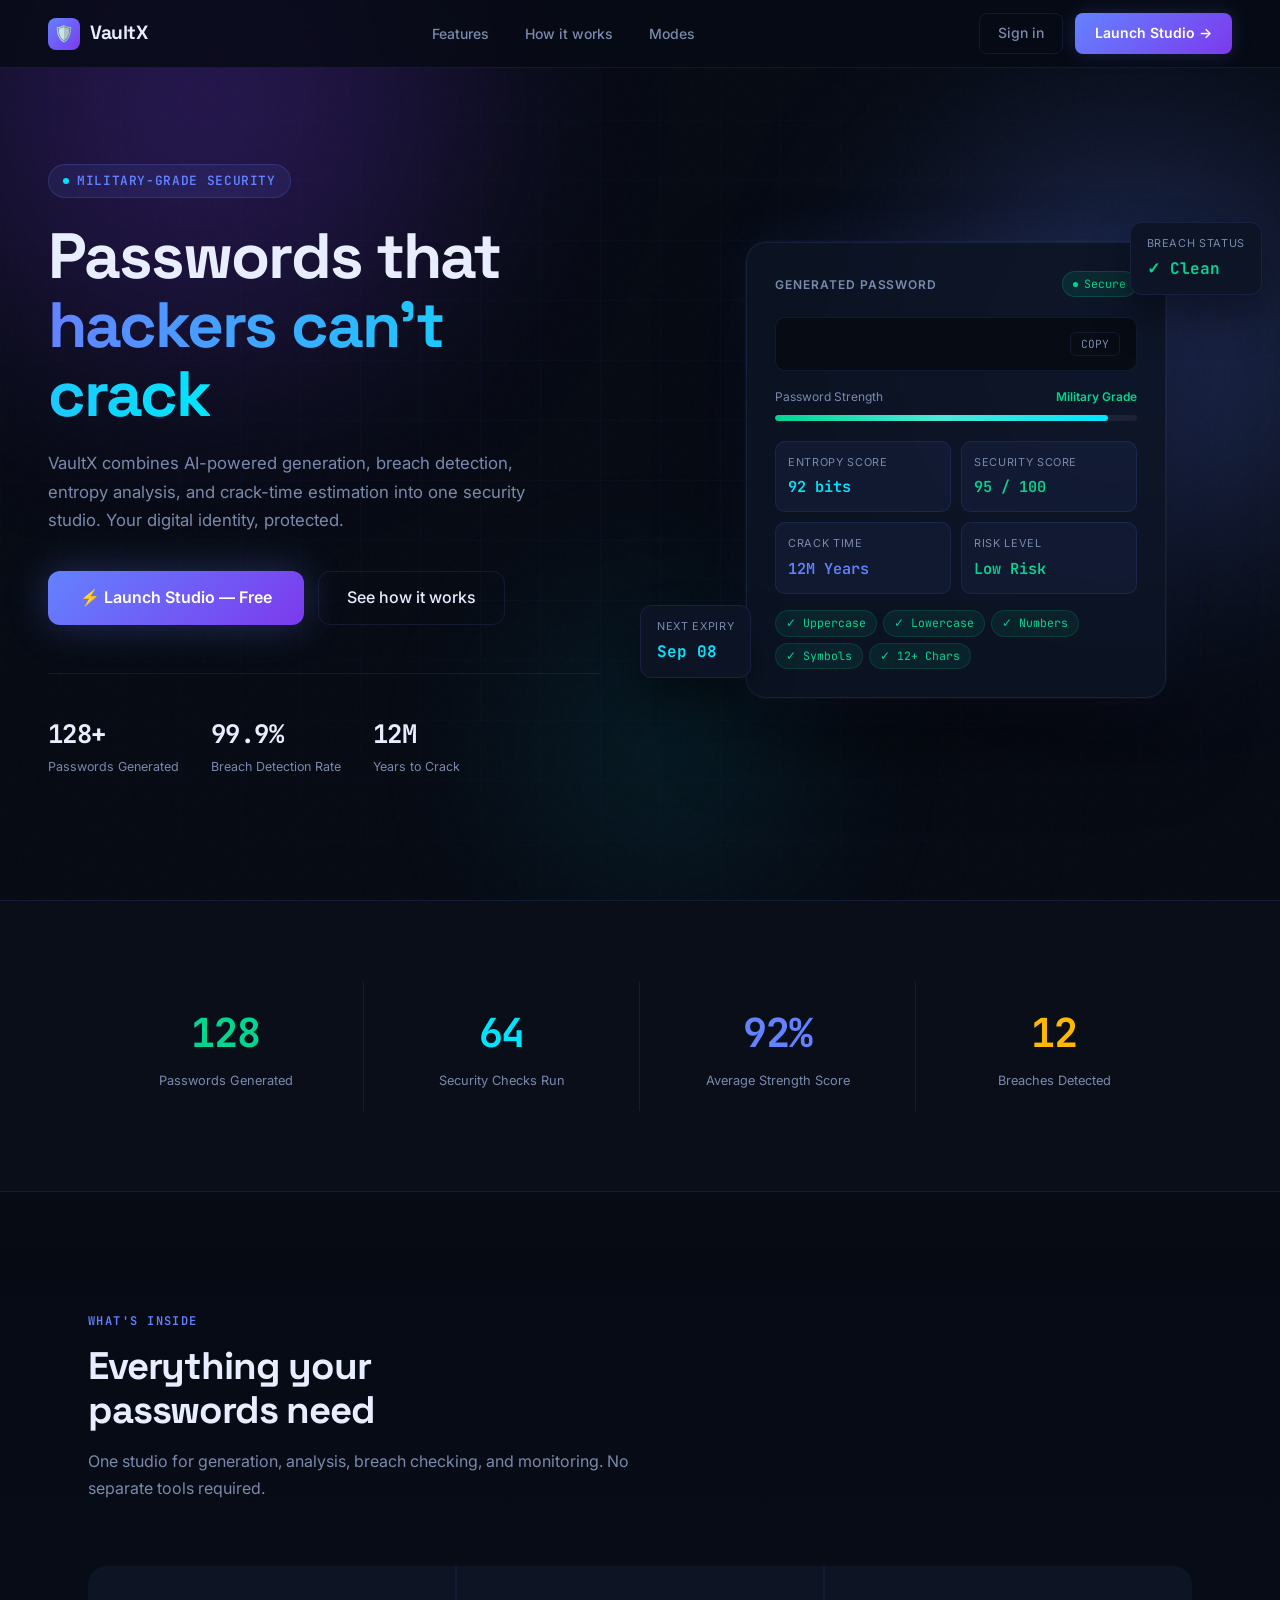
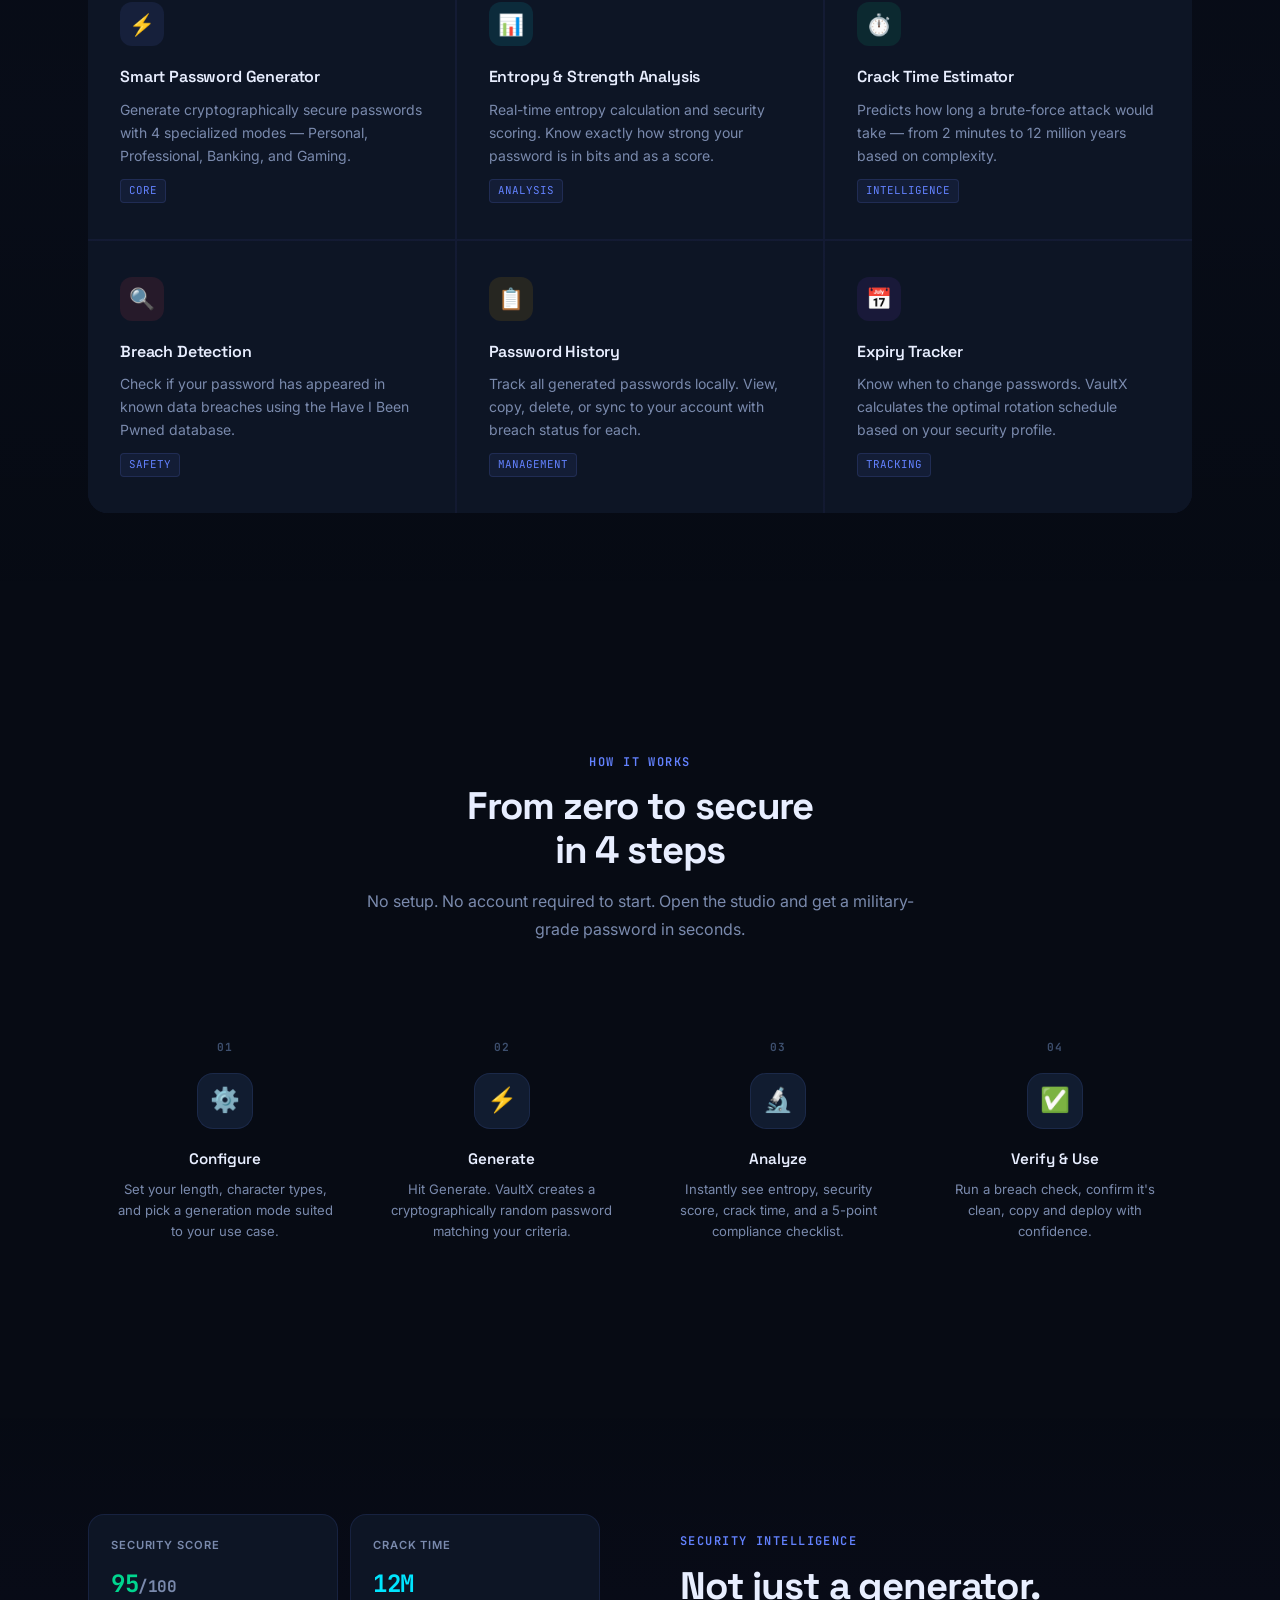
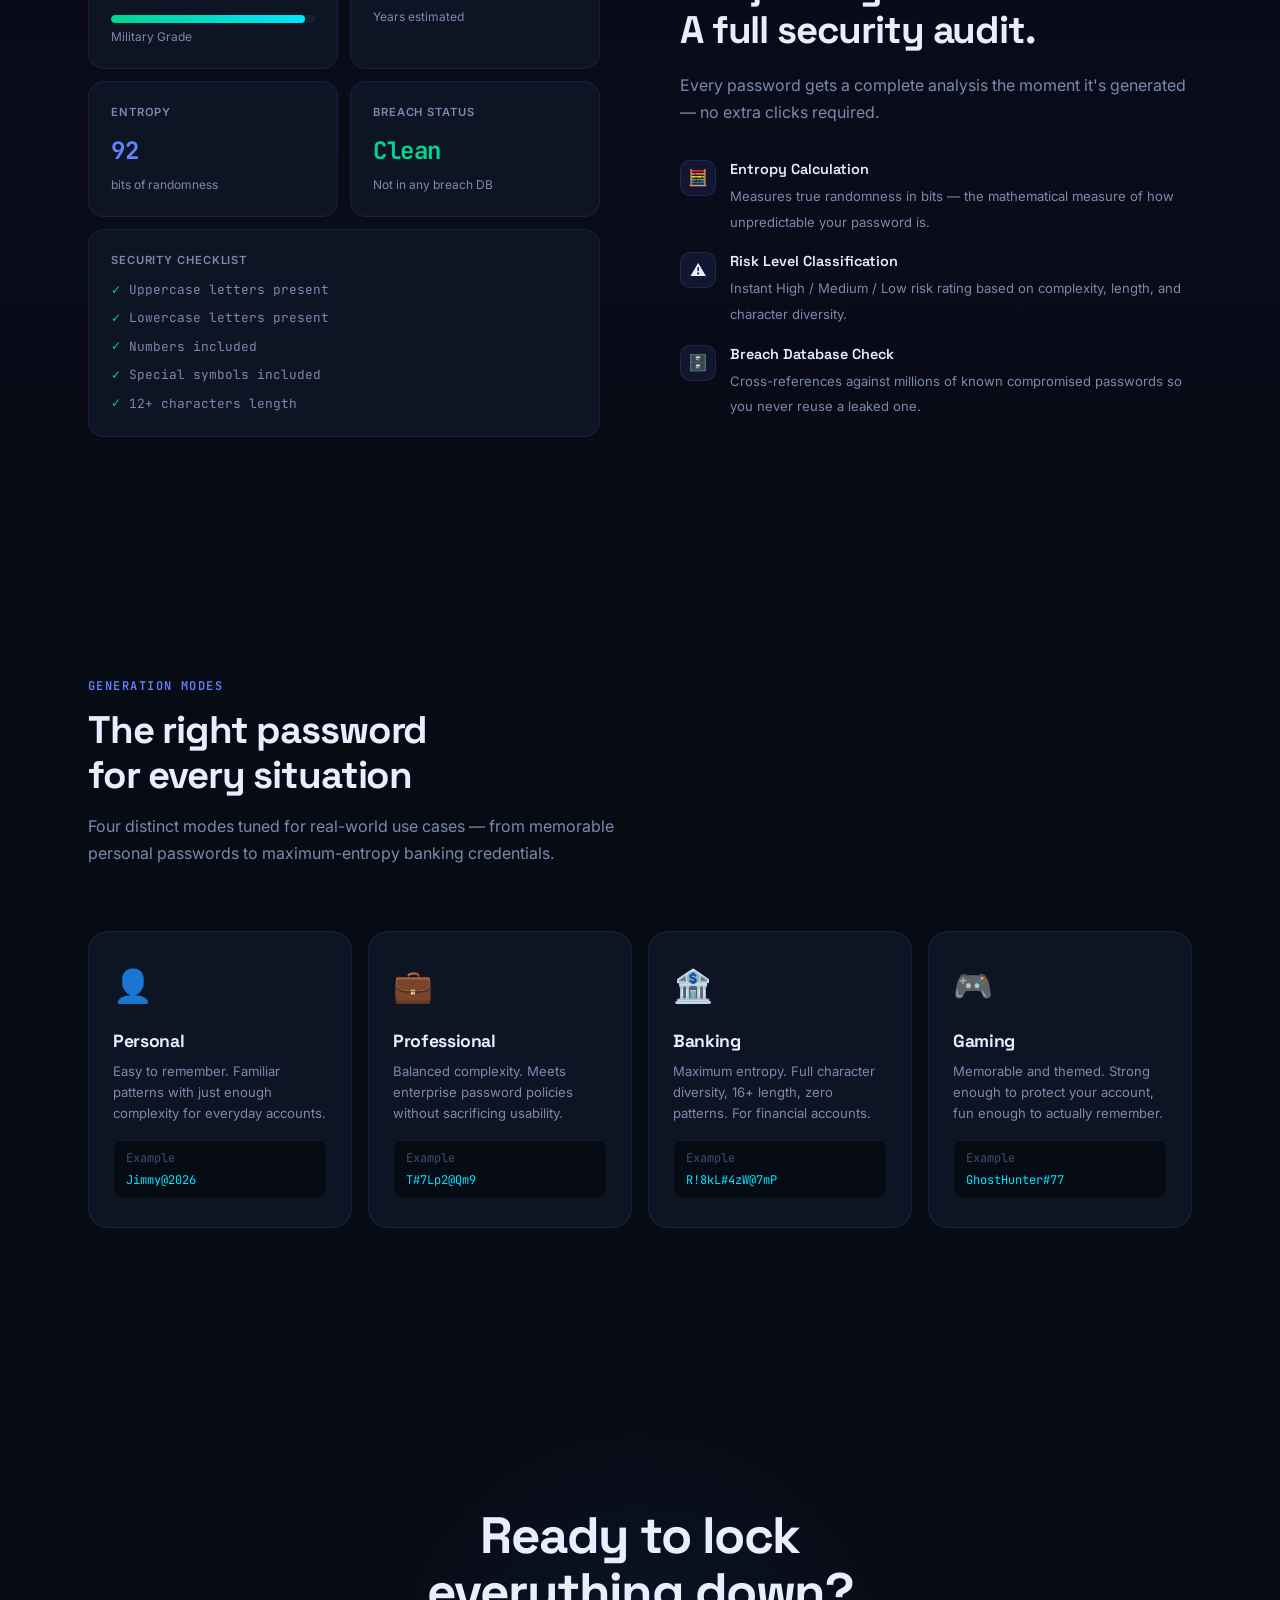
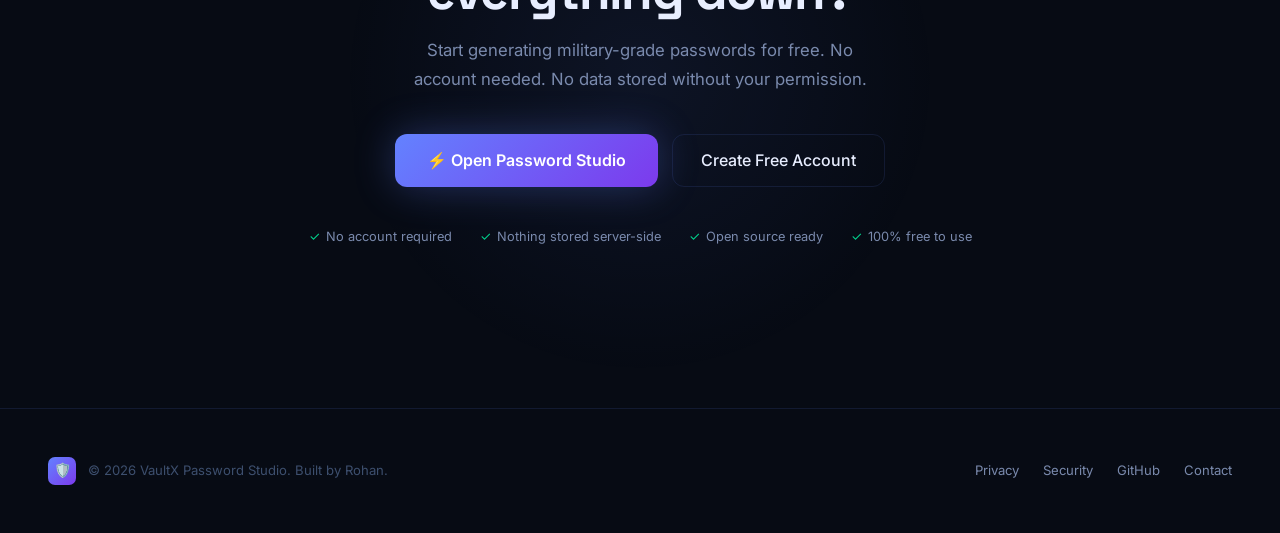
<file: index.html>
<!DOCTYPE html>
<html lang="en">
<head>
<meta charset="UTF-8"/>
<meta name="viewport" content="width=device-width, initial-scale=1.0"/>
<title>VaultX Password Studio — Military-Grade Password Security</title>
<link rel="preconnect" href="https://fonts.googleapis.com"/>
<link rel="preconnect" href="https://fonts.gstatic.com" crossorigin/>
<link href="https://fonts.googleapis.com/css2?family=Space+Grotesk:wght@300;400;500;600;700&family=JetBrains+Mono:wght@400;500;700&family=Inter:wght@300;400;500&display=swap" rel="stylesheet"/>
<link rel="stylesheet" href="assets/css/style.css">
</head>
<body>

<!-- ─── NAV ─── -->
<nav>
  <a href="#" class="nav-logo">
    <div class="nav-logo-icon">🛡️</div>
    VaultX
  </a>
  <ul class="nav-links">
    <li><a href="#features">Features</a></li>
    <li><a href="#how">How it works</a></li>
    <li><a href="#modes">Modes</a></li>
  </ul>
  <div class="nav-cta">
    <a href="login.html" class="btn-ghost">Sign in</a>
    <a href="studio.html" class="btn-primary">Launch Studio →</a>
  </div>
</nav>

<!-- ─── HERO ─── -->
<section class="hero">
  <div class="hero-bg">
    <div class="hero-blob hero-blob-1"></div>
    <div class="hero-blob hero-blob-2"></div>
    <div class="hero-blob hero-blob-3"></div>
    <div class="hero-grid"></div>
  </div>
  <div class="hero-content">
    <div class="hero-left">
      <div class="hero-badge">
        <div class="hero-badge-dot"></div>
        Military-Grade Security
      </div>
      <h1 class="hero-title">
        Passwords that<br/>
        <span class="highlight">hackers can't crack</span>
      </h1>
      <p class="hero-subtitle">
        VaultX combines AI-powered generation, breach detection, entropy analysis, and crack-time estimation into one security studio. Your digital identity, protected.
      </p>
      <div class="hero-actions">
        <a href="studio.html" class="btn-primary btn-primary-lg">⚡ Launch Studio — Free</a>
        <a href="#how" class="btn-outline-lg">See how it works</a>
      </div>
      <div class="hero-stats">
        <div>
          <div class="hero-stat-val">128+</div>
          <div class="hero-stat-label">Passwords Generated</div>
        </div>
        <div>
          <div class="hero-stat-val">99.9%</div>
          <div class="hero-stat-label">Breach Detection Rate</div>
        </div>
        <div>
          <div class="hero-stat-val">12M</div>
          <div class="hero-stat-label">Years to Crack</div>
        </div>
      </div>
    </div>
    <div class="hero-visual">
      <div class="hero-card-main">
        <div class="hero-card-header">
          <span class="hero-card-label">Generated Password</span>
          <div class="status-badge"><div class="status-dot"></div> Secure</div>
        </div>
        <div class="password-display">
          <span>R!8kL#4zW@7mP</span>
          <button class="copy-btn">COPY</button>
        </div>
        <div class="strength-bar-wrap">
          <div class="strength-bar-labels">
            <span>Password Strength</span>
            <span class="strength-val">Military Grade</span>
          </div>
          <div class="strength-track">
            <div class="strength-fill"></div>
          </div>
        </div>
        <div class="metrics-grid">
          <div class="metric-pill">
            <div class="metric-pill-label">Entropy Score</div>
            <div class="metric-pill-val accent">92 bits</div>
          </div>
          <div class="metric-pill">
            <div class="metric-pill-label">Security Score</div>
            <div class="metric-pill-val green">95 / 100</div>
          </div>
          <div class="metric-pill">
            <div class="metric-pill-label">Crack Time</div>
            <div class="metric-pill-val primary">12M Years</div>
          </div>
          <div class="metric-pill">
            <div class="metric-pill-label">Risk Level</div>
            <div class="metric-pill-val green">Low Risk</div>
          </div>
        </div>
        <div class="checklist">
          <span class="check-item">✓ Uppercase</span>
          <span class="check-item">✓ Lowercase</span>
          <span class="check-item">✓ Numbers</span>
          <span class="check-item">✓ Symbols</span>
          <span class="check-item">✓ 12+ Chars</span>
        </div>
      </div>
      <div class="float-card float-card-1">
        <div class="float-card-title">Breach Status</div>
        <div class="float-card-val green">✓ Clean</div>
      </div>
      <div class="float-card float-card-2">
        <div class="float-card-title">Next Expiry</div>
        <div class="float-card-val accent">Sep 08</div>
      </div>
    </div>
  </div>
</section>

<!-- ─── STATS BANNER ─── -->
<div class="stats-banner">
  <div class="section-inner">
    <div class="stats-row reveal">
      <div class="stat-block">
        <span class="stat-num"><span class="green">128</span></span>
        <div class="stat-label">Passwords Generated</div>
      </div>
      <div class="stat-block">
        <span class="stat-num"><span class="accent">64</span></span>
        <div class="stat-label">Security Checks Run</div>
      </div>
      <div class="stat-block">
        <span class="stat-num"><span class="primary">92%</span></span>
        <div class="stat-label">Average Strength Score</div>
      </div>
      <div class="stat-block">
        <span class="stat-num"><span class="stat-num" style="color:var(--yellow)">12</span></span>
        <div class="stat-label">Breaches Detected</div>
      </div>
    </div>
  </div>
</div>

<!-- ─── FEATURES ─── -->
<section id="features" class="features">
  <div class="section-inner">
    <div class="section-header reveal">
      <div class="section-eyebrow">What's inside</div>
      <h2 class="section-title">Everything your<br/>passwords need</h2>
      <p class="section-desc">One studio for generation, analysis, breach checking, and monitoring. No separate tools required.</p>
    </div>
    <div class="features-grid reveal">
      <div class="feature-card">
        <div class="feature-icon" style="background:rgba(99,130,255,0.1);">⚡</div>
        <div class="feature-title">Smart Password Generator</div>
        <p class="feature-desc">Generate cryptographically secure passwords with 4 specialized modes — Personal, Professional, Banking, and Gaming.</p>
        <span class="feature-tag">CORE</span>
      </div>
      <div class="feature-card">
        <div class="feature-icon" style="background:rgba(0,229,255,0.1);">📊</div>
        <div class="feature-title">Entropy & Strength Analysis</div>
        <p class="feature-desc">Real-time entropy calculation and security scoring. Know exactly how strong your password is in bits and as a score.</p>
        <span class="feature-tag">ANALYSIS</span>
      </div>
      <div class="feature-card">
        <div class="feature-icon" style="background:rgba(0,214,143,0.1);">⏱️</div>
        <div class="feature-title">Crack Time Estimator</div>
        <p class="feature-desc">Predicts how long a brute-force attack would take — from 2 minutes to 12 million years based on complexity.</p>
        <span class="feature-tag">INTELLIGENCE</span>
      </div>
      <div class="feature-card">
        <div class="feature-icon" style="background:rgba(255,71,87,0.1);">🔍</div>
        <div class="feature-title">Breach Detection</div>
        <p class="feature-desc">Check if your password has appeared in known data breaches using the Have I Been Pwned database.</p>
        <span class="feature-tag">SAFETY</span>
      </div>
      <div class="feature-card">
        <div class="feature-icon" style="background:rgba(255,184,0,0.1);">📋</div>
        <div class="feature-title">Password History</div>
        <p class="feature-desc">Track all generated passwords locally. View, copy, delete, or sync to your account with breach status for each.</p>
        <span class="feature-tag">MANAGEMENT</span>
      </div>
      <div class="feature-card">
        <div class="feature-icon" style="background:rgba(124,58,237,0.1);">📅</div>
        <div class="feature-title">Expiry Tracker</div>
        <p class="feature-desc">Know when to change passwords. VaultX calculates the optimal rotation schedule based on your security profile.</p>
        <span class="feature-tag">TRACKING</span>
      </div>
    </div>
  </div>
</section>

<!-- ─── HOW IT WORKS ─── -->
<section id="how" class="how">
  <div class="section-inner">
    <div class="section-header reveal" style="text-align:center; display:flex; flex-direction:column; align-items:center;">
      <div class="section-eyebrow">How it works</div>
      <h2 class="section-title">From zero to secure<br/>in 4 steps</h2>
      <p class="section-desc" style="text-align:center;">No setup. No account required to start. Open the studio and get a military-grade password in seconds.</p>
    </div>
    <div class="how-steps reveal">
      <div class="how-step">
        <span class="how-step-num">01</span>
        <div class="how-step-icon">⚙️</div>
        <div class="how-step-title">Configure</div>
        <p class="how-step-desc">Set your length, character types, and pick a generation mode suited to your use case.</p>
      </div>
      <div class="how-step">
        <span class="how-step-num">02</span>
        <div class="how-step-icon">⚡</div>
        <div class="how-step-title">Generate</div>
        <p class="how-step-desc">Hit Generate. VaultX creates a cryptographically random password matching your criteria.</p>
      </div>
      <div class="how-step">
        <span class="how-step-num">03</span>
        <div class="how-step-icon">🔬</div>
        <div class="how-step-title">Analyze</div>
        <p class="how-step-desc">Instantly see entropy, security score, crack time, and a 5-point compliance checklist.</p>
      </div>
      <div class="how-step">
        <span class="how-step-num">04</span>
        <div class="how-step-icon">✅</div>
        <div class="how-step-title">Verify & Use</div>
        <p class="how-step-desc">Run a breach check, confirm it's clean, copy and deploy with confidence.</p>
      </div>
    </div>
  </div>
</section>

<!-- ─── SECURITY SHOWCASE ─── -->
<section class="showcase">
  <div class="section-inner">
    <div class="showcase-inner reveal">
      <div class="showcase-visual">
        <div class="showcase-card">
          <div class="sc-label">Security Score</div>
          <div class="sc-val green">95<span style="font-size:1rem;color:var(--text-muted)">/100</span></div>
          <div class="sc-meter"><div class="sc-meter-fill" style="width:95%"></div></div>
          <div class="sc-sub">Military Grade</div>
        </div>
        <div class="showcase-card">
          <div class="sc-label">Crack Time</div>
          <div class="sc-val accent">12M</div>
          <div class="sc-sub">Years estimated</div>
        </div>
        <div class="showcase-card">
          <div class="sc-label">Entropy</div>
          <div class="sc-val primary">92</div>
          <div class="sc-sub">bits of randomness</div>
        </div>
        <div class="showcase-card">
          <div class="sc-label">Breach Status</div>
          <div class="sc-val green">Clean</div>
          <div class="sc-sub">Not in any breach DB</div>
        </div>
        <div class="showcase-card span2">
          <div class="sc-label">Security Checklist</div>
          <div class="sc-checklist">
            <div class="sc-check"><span class="sc-check-icon pass">✓</span> Uppercase letters present</div>
            <div class="sc-check"><span class="sc-check-icon pass">✓</span> Lowercase letters present</div>
            <div class="sc-check"><span class="sc-check-icon pass">✓</span> Numbers included</div>
            <div class="sc-check"><span class="sc-check-icon pass">✓</span> Special symbols included</div>
            <div class="sc-check"><span class="sc-check-icon pass">✓</span> 12+ characters length</div>
          </div>
        </div>
      </div>
      <div class="showcase-content">
        <div class="section-eyebrow">Security Intelligence</div>
        <h2 class="section-title">Not just a generator.<br/>A full security audit.</h2>
        <p class="section-desc">Every password gets a complete analysis the moment it's generated — no extra clicks required.</p>
        <div class="feature-list">
          <div class="feature-row">
            <div class="feature-row-icon">🧮</div>
            <div class="feature-row-text">
              <strong>Entropy Calculation</strong>
              <span>Measures true randomness in bits — the mathematical measure of how unpredictable your password is.</span>
            </div>
          </div>
          <div class="feature-row">
            <div class="feature-row-icon">⚠️</div>
            <div class="feature-row-text">
              <strong>Risk Level Classification</strong>
              <span>Instant High / Medium / Low risk rating based on complexity, length, and character diversity.</span>
            </div>
          </div>
          <div class="feature-row">
            <div class="feature-row-icon">🗄️</div>
            <div class="feature-row-text">
              <strong>Breach Database Check</strong>
              <span>Cross-references against millions of known compromised passwords so you never reuse a leaked one.</span>
            </div>
          </div>
        </div>
      </div>
    </div>
  </div>
</section>

<!-- ─── MODES ─── -->
<section id="modes" class="modes">
  <div class="section-inner">
    <div class="section-header reveal">
      <div class="section-eyebrow">Generation Modes</div>
      <h2 class="section-title">The right password<br/>for every situation</h2>
      <p class="section-desc">Four distinct modes tuned for real-world use cases — from memorable personal passwords to maximum-entropy banking credentials.</p>
    </div>
    <div class="modes-grid reveal">
      <div class="mode-card personal">
        <div class="mode-icon">👤</div>
        <div class="mode-name">Personal</div>
        <p class="mode-desc">Easy to remember. Familiar patterns with just enough complexity for everyday accounts.</p>
        <div class="mode-example">Example<span>Jimmy@2026</span></div>
      </div>
      <div class="mode-card professional">
        <div class="mode-icon">💼</div>
        <div class="mode-name">Professional</div>
        <p class="mode-desc">Balanced complexity. Meets enterprise password policies without sacrificing usability.</p>
        <div class="mode-example">Example<span>T#7Lp2@Qm9</span></div>
      </div>
      <div class="mode-card banking">
        <div class="mode-icon">🏦</div>
        <div class="mode-name">Banking</div>
        <p class="mode-desc">Maximum entropy. Full character diversity, 16+ length, zero patterns. For financial accounts.</p>
        <div class="mode-example">Example<span>R!8kL#4zW@7mP</span></div>
      </div>
      <div class="mode-card gaming">
        <div class="mode-icon">🎮</div>
        <div class="mode-name">Gaming</div>
        <p class="mode-desc">Memorable and themed. Strong enough to protect your account, fun enough to actually remember.</p>
        <div class="mode-example">Example<span>GhostHunter#77</span></div>
      </div>
    </div>
  </div>
</section>

<!-- ─── CTA ─── -->
<section class="cta-section">
  <div class="section-inner">
    <div class="reveal">
      <h2 class="cta-title">Ready to lock<br/>everything down?</h2>
      <p class="cta-sub">Start generating military-grade passwords for free. No account needed. No data stored without your permission.</p>
      <div class="cta-actions">
        <a href="studio.html" class="btn-primary btn-primary-lg">⚡ Open Password Studio</a>
        <a href="register.html" class="btn-outline-lg">Create Free Account</a>
      </div>
      <div class="trust-badges">
        <div class="trust-badge"><span class="trust-badge-icon">✓</span> No account required</div>
        <div class="trust-badge"><span class="trust-badge-icon">✓</span> Nothing stored server-side</div>
        <div class="trust-badge"><span class="trust-badge-icon">✓</span> Open source ready</div>
        <div class="trust-badge"><span class="trust-badge-icon">✓</span> 100% free to use</div>
      </div>
    </div>
  </div>
</section>

<!-- ─── FOOTER ─── -->
<footer>
  <div class="footer-left">
    <div class="nav-logo-icon" style="width:28px;height:28px;font-size:14px;display:flex;align-items:center;justify-content:center;background:linear-gradient(135deg,var(--primary),var(--accent2));border-radius:7px;">🛡️</div>
    <span class="footer-copy">© 2026 VaultX Password Studio. Built by Rohan.</span>
  </div>
  <div class="footer-links">
    <a href="#">Privacy</a>
    <a href="#">Security</a>
    <a href="#">GitHub</a>
    <a href="#">Contact</a>
  </div>
</footer>

<script src="assets/js/main.js"></script>
</body>
</html>
</file>
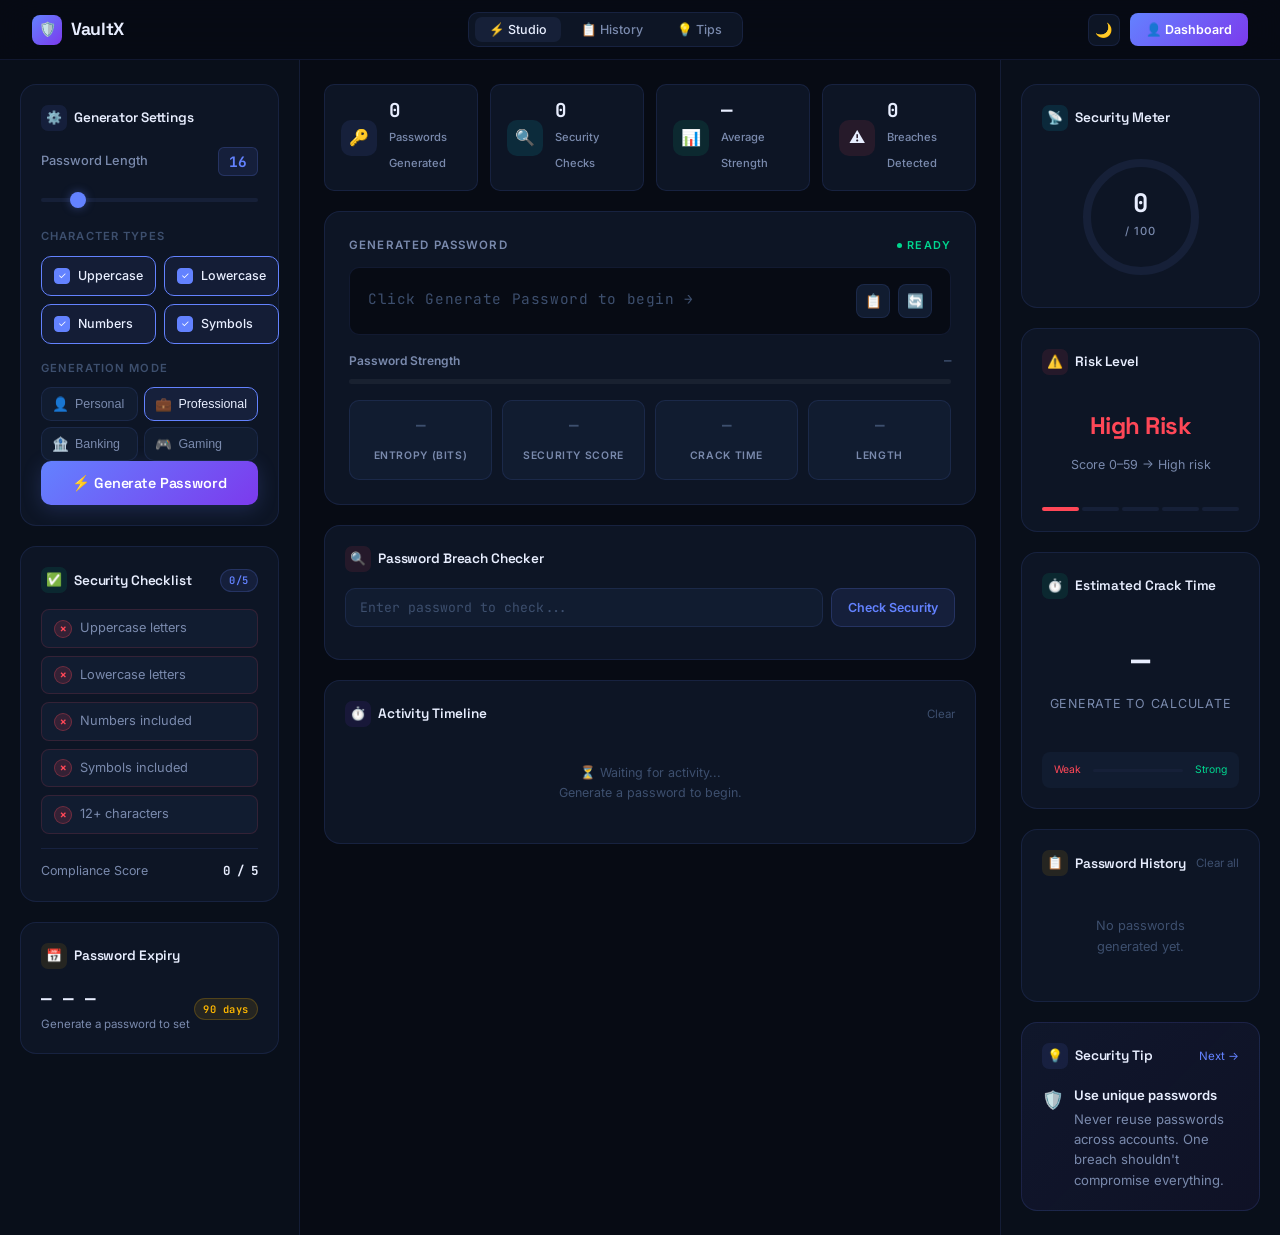
<file: studio.html>
<!DOCTYPE html>
<html lang="en">
<!-- VaultX Studio v2 - Patched -->
<head>
<meta charset="UTF-8"/>
<meta name="viewport" content="width=device-width, initial-scale=1.0"/>
<title>VaultX — Password Studio</title>
<link rel="preconnect" href="https://fonts.googleapis.com"/>
<link rel="preconnect" href="https://fonts.gstatic.com" crossorigin/>
<link href="https://fonts.googleapis.com/css2?family=Space+Grotesk:wght@300;400;500;600;700&family=JetBrains+Mono:wght@400;500;700&family=Inter:wght@300;400;500&display=swap" rel="stylesheet"/>
<style>
*, *::before, *::after { box-sizing: border-box; margin: 0; padding: 0; }

:root {
  --bg: #070B14;
  --surface: #0D1525;
  --surface2: #111C30;
  --surface3: #162038;
  --border: rgba(99,130,255,0.12);
  --border-glow: rgba(99,130,255,0.35);
  --primary: #6382FF;
  --primary-glow: rgba(99,130,255,0.25);
  --accent: #00E5FF;
  --accent2: #7C3AED;
  --green: #00D68F;
  --red: #FF4757;
  --yellow: #FFB800;
  --orange: #FF6B35;
  --text: #E8EEFF;
  --text-muted: #7A8AAD;
  --text-dim: #3D4F6E;
  --mono: 'JetBrains Mono', monospace;
  --sans: 'Space Grotesk', sans-serif;
  --body: 'Inter', sans-serif;
  --radius: 16px;
  --radius-sm: 10px;
}

html { scroll-behavior: smooth; }

body {
  background: var(--bg);
  color: var(--text);
  font-family: var(--body);
  overflow-x: hidden;
  line-height: 1.6;
  min-height: 100vh;
}

/* ── SCROLLBAR ── */
::-webkit-scrollbar { width: 6px; }
::-webkit-scrollbar-track { background: var(--bg); }
::-webkit-scrollbar-thumb { background: var(--surface3); border-radius: 3px; }

/* ── NAVBAR ── */
nav {
  position: sticky;
  top: 0;
  z-index: 100;
  display: flex;
  align-items: center;
  justify-content: space-between;
  padding: 0 32px;
  height: 60px;
  background: rgba(7,11,20,0.9);
  backdrop-filter: blur(20px);
  border-bottom: 1px solid var(--border);
}

.nav-logo {
  display: flex;
  align-items: center;
  gap: 9px;
  font-family: var(--sans);
  font-weight: 700;
  font-size: 1.1rem;
  letter-spacing: -0.02em;
  color: var(--text);
  text-decoration: none;
}

.nav-logo-icon {
  width: 30px; height: 30px;
  background: linear-gradient(135deg, var(--primary), var(--accent2));
  border-radius: 8px;
  display: flex; align-items: center; justify-content: center;
  font-size: 14px;
}

.nav-center {
  display: flex;
  align-items: center;
  gap: 6px;
  background: var(--surface);
  border: 1px solid var(--border);
  padding: 4px 6px;
  border-radius: 10px;
}

.nav-tab {
  padding: 5px 14px;
  border-radius: 7px;
  font-size: 0.78rem;
  font-weight: 500;
  color: var(--text-muted);
  cursor: pointer;
  transition: all 0.2s;
  border: none;
  background: none;
  font-family: var(--body);
}

.nav-tab.active {
  background: var(--surface3);
  color: var(--text);
}

.nav-tab:hover:not(.active) { color: var(--text); }

.nav-right {
  display: flex;
  align-items: center;
  gap: 10px;
}

.theme-btn {
  width: 32px; height: 32px;
  background: var(--surface);
  border: 1px solid var(--border);
  border-radius: 8px;
  display: flex; align-items: center; justify-content: center;
  cursor: pointer;
  font-size: 14px;
  transition: all 0.2s;
  color: var(--text-muted);
}

.theme-btn:hover { border-color: var(--primary); color: var(--primary); }

.btn-sm {
  background: linear-gradient(135deg, var(--primary), var(--accent2));
  color: white;
  border: none;
  padding: 7px 16px;
  border-radius: 8px;
  font-size: 0.78rem;
  font-weight: 600;
  cursor: pointer;
  font-family: var(--body);
  text-decoration: none;
  display: inline-flex; align-items: center; gap: 5px;
  transition: all 0.2s;
}

.btn-sm:hover { transform: translateY(-1px); box-shadow: 0 0 20px rgba(99,130,255,0.3); }

/* ── LAYOUT ── */
.studio-layout {
  display: grid;
  grid-template-columns: 300px 1fr 280px;
  gap: 0;
  min-height: calc(100vh - 60px);
}

/* ── SIDEBAR LEFT ── */
.sidebar-left {
  border-right: 1px solid var(--border);
  padding: 24px 20px;
  display: flex;
  flex-direction: column;
  gap: 20px;
  background: rgba(13,21,37,0.4);
  overflow-y: auto;
}

/* ── MAIN CONTENT ── */
.studio-main {
  padding: 24px;
  display: flex;
  flex-direction: column;
  gap: 20px;
  overflow-y: auto;
}

/* ── SIDEBAR RIGHT ── */
.sidebar-right {
  border-left: 1px solid var(--border);
  padding: 24px 20px;
  display: flex;
  flex-direction: column;
  gap: 20px;
  background: rgba(13,21,37,0.4);
  overflow-y: auto;
}

/* ── CARDS ── */
.card {
  background: var(--surface);
  border: 1px solid var(--border);
  border-radius: var(--radius);
  padding: 20px;
  transition: border-color 0.2s;
}

.card:hover { border-color: rgba(99,130,255,0.2); }

.card-header {
  display: flex;
  align-items: center;
  justify-content: space-between;
  margin-bottom: 16px;
}

.card-title {
  font-family: var(--sans);
  font-size: 0.85rem;
  font-weight: 600;
  color: var(--text);
  letter-spacing: -0.01em;
  display: flex;
  align-items: center;
  gap: 7px;
}

.card-title-icon {
  width: 26px; height: 26px;
  border-radius: 7px;
  display: flex; align-items: center; justify-content: center;
  font-size: 0.8rem;
}

.card-badge {
  font-family: var(--mono);
  font-size: 0.65rem;
  font-weight: 600;
  padding: 2px 8px;
  border-radius: 100px;
  letter-spacing: 0.05em;
}

.badge-green { background: rgba(0,214,143,0.1); color: var(--green); border: 1px solid rgba(0,214,143,0.2); }
.badge-red { background: rgba(255,71,87,0.1); color: var(--red); border: 1px solid rgba(255,71,87,0.2); }
.badge-yellow { background: rgba(255,184,0,0.1); color: var(--yellow); border: 1px solid rgba(255,184,0,0.2); }
.badge-blue { background: rgba(99,130,255,0.1); color: var(--primary); border: 1px solid rgba(99,130,255,0.2); }
.badge-accent { background: rgba(0,229,255,0.1); color: var(--accent); border: 1px solid rgba(0,229,255,0.2); }

/* ── PASSWORD OUTPUT ── */
.password-output-card {
  background: var(--surface);
  border: 1px solid var(--border);
  border-radius: var(--radius);
  padding: 24px;
  position: relative;
  overflow: hidden;
}

.password-output-card::before {
  content: '';
  position: absolute;
  top: 0; left: 0; right: 0;
  height: 2px;
  background: linear-gradient(90deg, var(--primary), var(--accent), var(--accent2));
  opacity: 0;
  transition: opacity 0.3s;
}

.password-output-card.generated::before { opacity: 1; }

.po-label {
  font-size: 0.72rem;
  color: var(--text-muted);
  text-transform: uppercase;
  letter-spacing: 0.1em;
  font-weight: 600;
  margin-bottom: 12px;
  display: flex;
  align-items: center;
  justify-content: space-between;
}

.po-status {
  display: flex;
  align-items: center;
  gap: 5px;
  font-size: 0.68rem;
  color: var(--green);
}

.po-status-dot {
  width: 5px; height: 5px;
  background: var(--green);
  border-radius: 50%;
  animation: pulse 2s ease-in-out infinite;
}

@keyframes pulse {
  0%, 100% { opacity: 1; }
  50% { opacity: 0.3; }
}

.po-display {
  display: flex;
  align-items: center;
  gap: 12px;
  background: var(--bg);
  border: 1px solid var(--border);
  border-radius: var(--radius-sm);
  padding: 16px 18px;
  margin-bottom: 16px;
}

.po-text {
  font-family: var(--mono);
  font-size: 1.3rem;
  font-weight: 500;
  color: var(--accent);
  letter-spacing: 0.04em;
  flex: 1;
  word-break: break-all;
  min-height: 28px;
}

.po-text.empty { color: var(--text-dim); font-size: 0.9rem; font-weight: 400; }

.po-actions {
  display: flex;
  gap: 8px;
  flex-shrink: 0;
}

.icon-btn {
  width: 34px; height: 34px;
  background: var(--surface2);
  border: 1px solid var(--border);
  border-radius: 8px;
  display: flex; align-items: center; justify-content: center;
  cursor: pointer;
  font-size: 0.85rem;
  transition: all 0.2s;
  color: var(--text-muted);
}

.icon-btn:hover { border-color: var(--primary); color: var(--primary); background: rgba(99,130,255,0.08); }
.icon-btn.copied { border-color: var(--green); color: var(--green); }

.po-meta {
  display: grid;
  grid-template-columns: repeat(4, 1fr);
  gap: 10px;
}

.po-meta-item {
  background: var(--surface2);
  border: 1px solid var(--border);
  border-radius: var(--radius-sm);
  padding: 12px;
  text-align: center;
}

.po-meta-val {
  font-family: var(--mono);
  font-size: 1rem;
  font-weight: 700;
  color: var(--text);
  display: block;
  margin-bottom: 3px;
}

.po-meta-val.green { color: var(--green); }
.po-meta-val.accent { color: var(--accent); }
.po-meta-val.primary { color: var(--primary); }
.po-meta-val.yellow { color: var(--yellow); }
.po-meta-val.red { color: var(--red); }

.po-meta-label {
  font-size: 0.65rem;
  color: var(--text-muted);
  text-transform: uppercase;
  letter-spacing: 0.06em;
  font-weight: 600;
}

/* ── STRENGTH BAR ── */
.strength-section {
  margin-top: 16px;
}

.strength-row {
  display: flex;
  align-items: center;
  justify-content: space-between;
  margin-bottom: 8px;
}

.strength-label {
  font-size: 0.75rem;
  color: var(--text-muted);
  font-weight: 600;
}

.strength-value {
  font-family: var(--mono);
  font-size: 0.78rem;
  font-weight: 700;
}

.strength-track {
  height: 5px;
  background: rgba(255,255,255,0.05);
  border-radius: 100px;
  overflow: hidden;
}

.strength-fill {
  height: 100%;
  border-radius: 100px;
  transition: width 0.5s ease, background 0.5s ease;
  width: 0%;
}

/* ── GENERATOR SETTINGS ── */
.gen-section-title {
  font-size: 0.7rem;
  color: var(--text-dim);
  text-transform: uppercase;
  letter-spacing: 0.1em;
  font-weight: 600;
  margin-bottom: 10px;
  margin-top: 4px;
}

.slider-wrap {
  margin-bottom: 18px;
}

.slider-header {
  display: flex;
  justify-content: space-between;
  align-items: center;
  margin-bottom: 8px;
}

.slider-label {
  font-size: 0.8rem;
  color: var(--text-muted);
  font-weight: 500;
}

.slider-val {
  font-family: var(--mono);
  font-size: 0.9rem;
  font-weight: 700;
  color: var(--primary);
  background: rgba(99,130,255,0.1);
  border: 1px solid rgba(99,130,255,0.2);
  padding: 2px 10px;
  border-radius: 6px;
}

input[type="range"] {
  width: 100%;
  height: 4px;
  -webkit-appearance: none;
  background: var(--surface3);
  border-radius: 100px;
  outline: none;
  cursor: pointer;
}

input[type="range"]::-webkit-slider-thumb {
  -webkit-appearance: none;
  width: 16px; height: 16px;
  border-radius: 50%;
  background: var(--primary);
  box-shadow: 0 0 10px rgba(99,130,255,0.4);
  cursor: pointer;
  transition: transform 0.2s;
}

input[type="range"]::-webkit-slider-thumb:hover {
  transform: scale(1.2);
}

.checkbox-grid {
  display: grid;
  grid-template-columns: 1fr 1fr;
  gap: 8px;
  margin-bottom: 16px;
}

.checkbox-item {
  display: flex;
  align-items: center;
  gap: 8px;
  padding: 9px 12px;
  background: var(--surface2);
  border: 1px solid var(--border);
  border-radius: var(--radius-sm);
  cursor: pointer;
  transition: all 0.2s;
  user-select: none;
}

.checkbox-item:hover { border-color: var(--primary); }

.checkbox-item.active {
  border-color: var(--primary);
  background: rgba(99,130,255,0.08);
}

.checkbox-item input[type="checkbox"] { display: none; }

.checkbox-custom {
  width: 16px; height: 16px;
  border-radius: 4px;
  border: 1px solid var(--text-dim);
  display: flex; align-items: center; justify-content: center;
  font-size: 0.6rem;
  color: transparent;
  transition: all 0.2s;
  flex-shrink: 0;
}

.checkbox-item.active .checkbox-custom {
  background: var(--primary);
  border-color: var(--primary);
  color: white;
}

.checkbox-text {
  font-size: 0.78rem;
  color: var(--text-muted);
  font-weight: 500;
}

.checkbox-item.active .checkbox-text { color: var(--text); }

.mode-select-wrap {
  margin-bottom: 16px;
}

.mode-pills {
  display: grid;
  grid-template-columns: 1fr 1fr;
  gap: 6px;
}

.mode-pill {
  padding: 8px 10px;
  background: var(--surface2);
  border: 1px solid var(--border);
  border-radius: var(--radius-sm);
  cursor: pointer;
  text-align: center;
  transition: all 0.2s;
  display: flex;
  align-items: center;
  gap: 6px;
  font-size: 0.78rem;
  color: var(--text-muted);
  font-weight: 500;
}

.mode-pill:hover { border-color: var(--primary); color: var(--text); }

.mode-pill.active {
  border-color: var(--primary);
  background: rgba(99,130,255,0.1);
  color: var(--text);
}

.mode-pill-icon { font-size: 0.85rem; }

.generate-btn {
  width: 100%;
  padding: 13px;
  background: linear-gradient(135deg, var(--primary), var(--accent2));
  color: white;
  border: none;
  border-radius: var(--radius-sm);
  font-size: 0.9rem;
  font-weight: 600;
  cursor: pointer;
  font-family: var(--sans);
  display: flex;
  align-items: center;
  justify-content: center;
  gap: 8px;
  transition: all 0.25s;
  letter-spacing: -0.01em;
  box-shadow: 0 4px 20px rgba(99,130,255,0.2);
}

.generate-btn:hover {
  transform: translateY(-2px);
  box-shadow: 0 8px 30px rgba(99,130,255,0.35);
}

.generate-btn:active { transform: translateY(0); }

.generate-btn .btn-spinner {
  display: none;
  width: 14px; height: 14px;
  border: 2px solid rgba(255,255,255,0.3);
  border-top-color: white;
  border-radius: 50%;
  animation: spin 0.6s linear infinite;
}

@keyframes spin { to { transform: rotate(360deg); } }

.generate-btn.loading .btn-spinner { display: block; }
.generate-btn.loading .btn-text { display: none; }

/* ── SECURITY CHECKLIST ── */
.checklist-items {
  display: flex;
  flex-direction: column;
  gap: 8px;
}

.checklist-row {
  display: flex;
  align-items: center;
  justify-content: space-between;
  padding: 8px 12px;
  background: var(--surface2);
  border-radius: 8px;
  border: 1px solid var(--border);
  transition: all 0.3s;
}

.checklist-row.pass {
  border-color: rgba(0,214,143,0.2);
  background: rgba(0,214,143,0.04);
}

.checklist-row.fail {
  border-color: rgba(255,71,87,0.15);
}

.checklist-row-left {
  display: flex;
  align-items: center;
  gap: 8px;
  font-size: 0.8rem;
  color: var(--text-muted);
}

.checklist-row.pass .checklist-row-left { color: var(--text); }

.check-indicator {
  width: 18px; height: 18px;
  border-radius: 50%;
  display: flex; align-items: center; justify-content: center;
  font-size: 0.6rem;
  font-weight: 700;
  flex-shrink: 0;
  transition: all 0.3s;
}

.check-indicator.pass { background: var(--green); color: white; }
.check-indicator.fail { background: rgba(255,71,87,0.15); color: var(--red); border: 1px solid rgba(255,71,87,0.3); }

.compliance-row {
  display: flex;
  justify-content: space-between;
  align-items: center;
  margin-top: 14px;
  padding-top: 12px;
  border-top: 1px solid var(--border);
  font-size: 0.78rem;
}

.compliance-label { color: var(--text-muted); }
.compliance-score { font-family: var(--mono); font-weight: 700; color: var(--text); }

/* ── CRACK TIME ── */
.crack-display {
  text-align: center;
  padding: 20px 0;
}

.crack-value {
  font-family: var(--mono);
  font-size: 2rem;
  font-weight: 700;
  color: var(--text);
  letter-spacing: -0.02em;
  display: block;
  margin-bottom: 4px;
}

.crack-unit {
  font-size: 0.78rem;
  color: var(--text-muted);
  text-transform: uppercase;
  letter-spacing: 0.06em;
}

.crack-scale {
  display: flex;
  align-items: center;
  gap: 4px;
  margin-top: 16px;
  padding: 10px 12px;
  background: var(--surface2);
  border-radius: 8px;
  font-size: 0.72rem;
  color: var(--text-muted);
}

.crack-scale-fill {
  flex: 1;
  height: 3px;
  background: var(--surface3);
  border-radius: 100px;
  overflow: hidden;
  margin: 0 8px;
}

.crack-scale-bar {
  height: 100%;
  border-radius: 100px;
  background: linear-gradient(90deg, var(--red), var(--yellow), var(--green));
  transition: width 0.6s ease;
  width: 0%;
}

/* ── BREACH CHECKER ── */
.breach-input-wrap {
  display: flex;
  gap: 8px;
  margin-bottom: 12px;
}

.breach-input {
  flex: 1;
  background: var(--surface2);
  border: 1px solid var(--border);
  border-radius: var(--radius-sm);
  padding: 10px 14px;
  font-family: var(--mono);
  font-size: 0.82rem;
  color: var(--text);
  outline: none;
  transition: border-color 0.2s;
}

.breach-input::placeholder { color: var(--text-dim); }
.breach-input:focus { border-color: var(--primary); }

.breach-check-btn {
  padding: 10px 16px;
  background: rgba(99,130,255,0.1);
  border: 1px solid rgba(99,130,255,0.2);
  border-radius: var(--radius-sm);
  color: var(--primary);
  font-size: 0.78rem;
  font-weight: 600;
  cursor: pointer;
  font-family: var(--body);
  transition: all 0.2s;
  white-space: nowrap;
}

.breach-check-btn:hover { background: rgba(99,130,255,0.15); border-color: var(--primary); }

.breach-result {
  padding: 12px 14px;
  border-radius: var(--radius-sm);
  font-size: 0.82rem;
  font-weight: 500;
  display: none;
  align-items: center;
  gap: 8px;
}

.breach-result.show { display: flex; }
.breach-result.safe { background: rgba(0,214,143,0.08); border: 1px solid rgba(0,214,143,0.2); color: var(--green); }
.breach-result.danger { background: rgba(255,71,87,0.08); border: 1px solid rgba(255,71,87,0.2); color: var(--red); }

/* ── SECURITY METER ── */
.meter-wrap {
  display: flex;
  align-items: center;
  justify-content: center;
  padding: 10px 0;
}

.meter-svg { transform: rotate(-90deg); }

.meter-track { fill: none; stroke: var(--surface3); stroke-width: 8; stroke-linecap: round; }
.meter-fill { fill: none; stroke-width: 8; stroke-linecap: round; transition: stroke-dashoffset 0.8s ease; stroke: url(#meterGrad); }

.meter-center {
  text-align: center;
  position: absolute;
}

.meter-container {
  position: relative;
  display: inline-flex;
  align-items: center;
  justify-content: center;
}

.meter-text {
  position: absolute;
  text-align: center;
  pointer-events: none;
}

.meter-num {
  font-family: var(--mono);
  font-size: 1.6rem;
  font-weight: 700;
  color: var(--text);
  display: block;
  line-height: 1;
}

.meter-pct {
  font-size: 0.7rem;
  color: var(--text-muted);
  font-weight: 500;
  text-transform: uppercase;
  letter-spacing: 0.08em;
}

/* ── RISK LEVEL ── */
.risk-display {
  text-align: center;
  padding: 16px 0;
}

.risk-value {
  font-family: var(--sans);
  font-size: 1.5rem;
  font-weight: 700;
  letter-spacing: -0.02em;
  display: block;
  margin-bottom: 6px;
}

.risk-value.high { color: var(--red); }
.risk-value.medium { color: var(--yellow); }
.risk-value.low { color: var(--green); }

.risk-desc {
  font-size: 0.78rem;
  color: var(--text-muted);
}

.risk-bar {
  display: flex;
  gap: 3px;
  margin-top: 14px;
}

.risk-segment {
  flex: 1;
  height: 4px;
  border-radius: 2px;
  background: var(--surface3);
  transition: background 0.4s;
}

/* ── PASSWORD HISTORY ── */
.history-list {
  display: flex;
  flex-direction: column;
  gap: 6px;
  max-height: 240px;
  overflow-y: auto;
}

.history-list::-webkit-scrollbar { width: 3px; }
.history-list::-webkit-scrollbar-thumb { background: var(--surface3); }

.history-item {
  display: flex;
  align-items: center;
  gap: 10px;
  padding: 10px 12px;
  background: var(--surface2);
  border: 1px solid var(--border);
  border-radius: 8px;
  transition: all 0.2s;
  group: true;
}

.history-item:hover { border-color: rgba(99,130,255,0.2); }

.history-pw {
  font-family: var(--mono);
  font-size: 0.78rem;
  color: var(--text-muted);
  flex: 1;
  overflow: hidden;
  text-overflow: ellipsis;
  white-space: nowrap;
}

.history-strength {
  width: 6px; height: 6px;
  border-radius: 50%;
  flex-shrink: 0;
}

.history-actions {
  display: flex;
  gap: 4px;
  opacity: 0;
  transition: opacity 0.2s;
}

.history-item:hover .history-actions { opacity: 1; }

.history-btn {
  width: 22px; height: 22px;
  background: none;
  border: 1px solid var(--border);
  border-radius: 5px;
  display: flex; align-items: center; justify-content: center;
  cursor: pointer;
  font-size: 0.6rem;
  color: var(--text-muted);
  transition: all 0.2s;
}

.history-btn:hover { border-color: var(--primary); color: var(--primary); }
.history-btn.del:hover { border-color: var(--red); color: var(--red); }

.history-empty {
  text-align: center;
  padding: 24px;
  color: var(--text-dim);
  font-size: 0.8rem;
}

/* ── ACTIVITY TIMELINE ── */
.activity-list {
  display: flex;
  flex-direction: column;
  gap: 0;
  max-height: 200px;
  overflow-y: auto;
}

.activity-list::-webkit-scrollbar { width: 3px; }
.activity-list::-webkit-scrollbar-thumb { background: var(--surface3); }

.activity-item {
  display: flex;
  align-items: flex-start;
  gap: 10px;
  padding: 8px 0;
  position: relative;
}

.activity-item::before {
  content: '';
  position: absolute;
  left: 11px;
  top: 24px;
  bottom: -8px;
  width: 1px;
  background: var(--border);
}

.activity-item:last-child::before { display: none; }

.activity-dot {
  width: 22px; height: 22px;
  border-radius: 50%;
  display: flex; align-items: center; justify-content: center;
  font-size: 0.6rem;
  flex-shrink: 0;
  position: relative;
  z-index: 1;
}

.activity-text {
  flex: 1;
}

.activity-action {
  font-size: 0.78rem;
  color: var(--text);
  font-weight: 500;
  display: block;
}

.activity-time {
  font-size: 0.68rem;
  color: var(--text-dim);
  font-family: var(--mono);
}

.activity-empty {
  text-align: center;
  padding: 20px;
  color: var(--text-dim);
  font-size: 0.78rem;
}

/* ── SECURITY TIP ── */
.tip-card {
  background: linear-gradient(135deg, rgba(99,130,255,0.08), rgba(124,58,237,0.06));
  border: 1px solid rgba(99,130,255,0.15);
}

.tip-content {
  display: flex;
  gap: 10px;
  align-items: flex-start;
}

.tip-icon {
  font-size: 1.1rem;
  flex-shrink: 0;
  margin-top: 1px;
}

.tip-text {
  font-size: 0.82rem;
  color: var(--text-muted);
  line-height: 1.55;
}

.tip-text strong {
  color: var(--text);
  font-weight: 600;
  display: block;
  margin-bottom: 3px;
}

/* ── EXPIRY CARD ── */
.expiry-display {
  display: flex;
  align-items: center;
  justify-content: space-between;
}

.expiry-date {
  font-family: var(--mono);
  font-size: 1.1rem;
  font-weight: 700;
  color: var(--text);
}

.expiry-days {
  font-size: 0.72rem;
  color: var(--text-muted);
  margin-top: 2px;
}

/* ── STATS ROW (top of main) ── */
.stats-row {
  display: grid;
  grid-template-columns: repeat(4, 1fr);
  gap: 12px;
}

.stat-card {
  background: var(--surface);
  border: 1px solid var(--border);
  border-radius: var(--radius-sm);
  padding: 16px;
  display: flex;
  align-items: center;
  gap: 12px;
  transition: border-color 0.2s;
}

.stat-card:hover { border-color: rgba(99,130,255,0.2); }

.stat-icon {
  width: 36px; height: 36px;
  border-radius: 10px;
  display: flex; align-items: center; justify-content: center;
  font-size: 1rem;
  flex-shrink: 0;
}

.stat-body {}

.stat-value {
  font-family: var(--mono);
  font-size: 1.2rem;
  font-weight: 700;
  color: var(--text);
  letter-spacing: -0.02em;
  display: block;
  line-height: 1;
  margin-bottom: 3px;
}

.stat-label-text {
  font-size: 0.7rem;
  color: var(--text-muted);
  font-weight: 500;
}

/* ── TOAST ── */
.toast-container {
  position: fixed;
  bottom: 24px;
  right: 24px;
  z-index: 999;
  display: flex;
  flex-direction: column;
  gap: 8px;
}

.toast {
  display: flex;
  align-items: center;
  gap: 10px;
  background: var(--surface2);
  border: 1px solid var(--border);
  border-radius: 10px;
  padding: 12px 16px;
  font-size: 0.82rem;
  color: var(--text);
  box-shadow: 0 8px 32px rgba(0,0,0,0.4);
  transform: translateX(100%);
  opacity: 0;
  transition: all 0.3s cubic-bezier(0.4, 0, 0.2, 1);
  min-width: 240px;
}

.toast.show { transform: translateX(0); opacity: 1; }
.toast-icon { font-size: 0.9rem; }
.toast.success .toast-icon { color: var(--green); }
.toast.error .toast-icon { color: var(--red); }
.toast.info .toast-icon { color: var(--primary); }

/* ── RESPONSIVE ── */
@media (max-width: 1200px) {
  .studio-layout { grid-template-columns: 260px 1fr 240px; }
}

@media (max-width: 1024px) {
  .studio-layout { grid-template-columns: 1fr; }
  .sidebar-left, .sidebar-right {
    border: none;
    border-bottom: 1px solid var(--border);
  }
  .stats-row { grid-template-columns: 1fr 1fr; }
  .po-meta { grid-template-columns: 1fr 1fr; }
  .nav-center { display: none; }
}

@media (max-width: 640px) {
  nav { padding: 0 16px; }
  .studio-main, .sidebar-left, .sidebar-right { padding: 16px; }
  .stats-row { grid-template-columns: 1fr 1fr; }
  .po-meta { grid-template-columns: 1fr 1fr; }
  .checkbox-grid { grid-template-columns: 1fr 1fr; }
}
</style>
</head>
<body>

<!-- ── NAVBAR ── -->
<nav>
  <a href="index.html" class="nav-logo">
    <div class="nav-logo-icon">🛡️</div>
    VaultX
  </a>
  <div class="nav-center">
    <button class="nav-tab active" onclick="switchTab(this,'studio')">⚡ Studio</button>
    <button class="nav-tab" onclick="switchTab(this,'history')">📋 History</button>
    <button class="nav-tab" onclick="switchTab(this,'tips')">💡 Tips</button>
  </div>
  <div class="nav-right">
    <button class="theme-btn" id="themeBtn" title="Toggle theme" onclick="toggleTheme()">🌙</button>
    <a href="dashboard.html" class="btn-sm">👤 Dashboard</a>
  </div>
</nav>

<!-- ── LAYOUT ── -->
<div class="studio-layout">

  <!-- ═══ SIDEBAR LEFT — GENERATOR ═══ -->
  <aside class="sidebar-left">

    <!-- Generator Settings -->
    <div class="card">
      <div class="card-header">
        <div class="card-title">
          <div class="card-title-icon" style="background:rgba(99,130,255,0.1);">⚙️</div>
          Generator Settings
        </div>
      </div>

      <!-- Length Slider -->
      <div class="slider-wrap">
        <div class="slider-header">
          <span class="slider-label">Password Length</span>
          <span class="slider-val" id="lengthVal">16</span>
        </div>
        <input type="range" id="lengthSlider" min="8" max="64" value="16"
          oninput="document.getElementById('lengthVal').textContent=this.value"/>
      </div>

      <!-- Char Options -->
      <div class="gen-section-title">Character Types</div>
      <div class="checkbox-grid">
        <label class="checkbox-item active" id="cb-upper">
          <input type="checkbox" id="chkUpper" checked/>
          <div class="checkbox-custom">✓</div>
          <span class="checkbox-text">Uppercase</span>
        </label>
        <label class="checkbox-item active" id="cb-lower">
          <input type="checkbox" id="chkLower" checked/>
          <div class="checkbox-custom">✓</div>
          <span class="checkbox-text">Lowercase</span>
        </label>
        <label class="checkbox-item active" id="cb-nums">
          <input type="checkbox" id="chkNums" checked/>
          <div class="checkbox-custom">✓</div>
          <span class="checkbox-text">Numbers</span>
        </label>
        <label class="checkbox-item active" id="cb-syms">
          <input type="checkbox" id="chkSyms" checked/>
          <div class="checkbox-custom">✓</div>
          <span class="checkbox-text">Symbols</span>
        </label>
      </div>

      <!-- Mode -->
      <div class="gen-section-title">Generation Mode</div>
      <div class="mode-pills" id="modePills">
        <button class="mode-pill" onclick="setMode('personal',this)"><span class="mode-pill-icon">👤</span>Personal</button>
        <button class="mode-pill active" onclick="setMode('professional',this)"><span class="mode-pill-icon">💼</span>Professional</button>
        <button class="mode-pill" onclick="setMode('banking',this)"><span class="mode-pill-icon">🏦</span>Banking</button>
        <button class="mode-pill" onclick="setMode('gaming',this)"><span class="mode-pill-icon">🎮</span>Gaming</button>
      </div>

      <!-- Generate -->
      <button class="generate-btn" id="generateBtn" onclick="generatePassword()">
        <div class="btn-spinner"></div>
        <span class="btn-text">⚡ Generate Password</span>
      </button>
    </div>

    <!-- Security Checklist -->
    <div class="card">
      <div class="card-header">
        <div class="card-title">
          <div class="card-title-icon" style="background:rgba(0,214,143,0.1);">✅</div>
          Security Checklist
        </div>
        <span class="card-badge badge-blue" id="checklistBadge">0/5</span>
      </div>
      <div class="checklist-items" id="checklistItems">
        <div class="checklist-row fail" id="chk-upper">
          <div class="checklist-row-left">
            <div class="check-indicator fail">✗</div>
            Uppercase letters
          </div>
        </div>
        <div class="checklist-row fail" id="chk-lower">
          <div class="checklist-row-left">
            <div class="check-indicator fail">✗</div>
            Lowercase letters
          </div>
        </div>
        <div class="checklist-row fail" id="chk-nums">
          <div class="checklist-row-left">
            <div class="check-indicator fail">✗</div>
            Numbers included
          </div>
        </div>
        <div class="checklist-row fail" id="chk-syms">
          <div class="checklist-row-left">
            <div class="check-indicator fail">✗</div>
            Symbols included
          </div>
        </div>
        <div class="checklist-row fail" id="chk-len">
          <div class="checklist-row-left">
            <div class="check-indicator fail">✗</div>
            12+ characters
          </div>
        </div>
      </div>
      <div class="compliance-row">
        <span class="compliance-label">Compliance Score</span>
        <span class="compliance-score" id="complianceScore">0 / 5</span>
      </div>
    </div>

    <!-- Expiry Tracker -->
    <div class="card">
      <div class="card-header">
        <div class="card-title">
          <div class="card-title-icon" style="background:rgba(255,184,0,0.1);">📅</div>
          Password Expiry
        </div>
      </div>
      <div class="expiry-display">
        <div>
          <div class="expiry-date" id="expiryDate">— — —</div>
          <div class="expiry-days" id="expiryDays">Generate a password to set</div>
        </div>
        <span class="card-badge badge-yellow" id="expiryBadge">90 days</span>
      </div>
    </div>

  </aside>

  <!-- ═══ MAIN CONTENT ═══ -->
  <main class="studio-main">

    <!-- Stats Row -->
    <div class="stats-row">
      <div class="stat-card">
        <div class="stat-icon" style="background:rgba(99,130,255,0.1);">🔑</div>
        <div class="stat-body">
          <span class="stat-value" id="statGenerated">0</span>
          <span class="stat-label-text">Passwords Generated</span>
        </div>
      </div>
      <div class="stat-card">
        <div class="stat-icon" style="background:rgba(0,229,255,0.1);">🔍</div>
        <div class="stat-body">
          <span class="stat-value" id="statChecks">0</span>
          <span class="stat-label-text">Security Checks</span>
        </div>
      </div>
      <div class="stat-card">
        <div class="stat-icon" style="background:rgba(0,214,143,0.1);">📊</div>
        <div class="stat-body">
          <span class="stat-value" id="statAvgStrength">—</span>
          <span class="stat-label-text">Average Strength</span>
        </div>
      </div>
      <div class="stat-card">
        <div class="stat-icon" style="background:rgba(255,71,87,0.1);">⚠️</div>
        <div class="stat-body">
          <span class="stat-value" id="statBreaches">0</span>
          <span class="stat-label-text">Breaches Detected</span>
        </div>
      </div>
    </div>

    <!-- Password Output -->
    <div class="password-output-card" id="passwordOutputCard">
      <div class="po-label">
        Generated Password
        <div class="po-status" id="poStatus">
          <div class="po-status-dot"></div>
          Ready
        </div>
      </div>
      <div class="po-display">
        <div class="po-text empty" id="poText">Click Generate Password to begin →</div>
        <div class="po-actions">
          <button class="icon-btn" id="copyBtn" title="Copy" onclick="copyPassword()">📋</button>
          <button class="icon-btn" title="Regenerate" onclick="generatePassword()">🔄</button>
        </div>
      </div>

      <!-- Strength bar -->
      <div class="strength-section">
        <div class="strength-row">
          <span class="strength-label">Password Strength</span>
          <span class="strength-value" id="strengthLabel" style="color:var(--text-dim)">—</span>
        </div>
        <div class="strength-track">
          <div class="strength-fill" id="strengthFill"></div>
        </div>
      </div>

      <!-- Meta pills -->
      <div class="po-meta" style="margin-top:16px;">
        <div class="po-meta-item">
          <span class="po-meta-val" id="metaEntropy" style="color:var(--text-dim)">—</span>
          <span class="po-meta-label">Entropy (bits)</span>
        </div>
        <div class="po-meta-item">
          <span class="po-meta-val" id="metaScore" style="color:var(--text-dim)">—</span>
          <span class="po-meta-label">Security Score</span>
        </div>
        <div class="po-meta-item">
          <span class="po-meta-val" id="metaCrack" style="color:var(--text-dim)">—</span>
          <span class="po-meta-label">Crack Time</span>
        </div>
        <div class="po-meta-item">
          <span class="po-meta-val" id="metaLength" style="color:var(--text-dim)">—</span>
          <span class="po-meta-label">Length</span>
        </div>
      </div>
    </div>

    <!-- Breach Checker -->
    <div class="card">
      <div class="card-header">
        <div class="card-title">
          <div class="card-title-icon" style="background:rgba(255,71,87,0.1);">🔍</div>
          Password Breach Checker
        </div>
      </div>
      <div class="breach-input-wrap">
        <input type="password" class="breach-input" id="breachInput" placeholder="Enter password to check..."/>
        <button class="breach-check-btn" onclick="checkBreach()">Check Security</button>
      </div>
      <div class="breach-result" id="breachResult"></div>
    </div>

    <!-- Activity Timeline -->
    <div class="card">
      <div class="card-header">
        <div class="card-title">
          <div class="card-title-icon" style="background:rgba(124,58,237,0.1);">⏱️</div>
          Activity Timeline
        </div>
        <button onclick="clearActivity()" style="background:none;border:none;color:var(--text-dim);font-size:0.72rem;cursor:pointer;font-family:var(--body);">Clear</button>
      </div>
      <div class="activity-list" id="activityList">
        <div class="activity-empty">⏳ Waiting for activity...<br/>Generate a password to begin.</div>
      </div>
    </div>

  </main>

  <!-- ═══ SIDEBAR RIGHT ═══ -->
  <aside class="sidebar-right">

    <!-- Security Meter -->
    <div class="card">
      <div class="card-header">
        <div class="card-title">
          <div class="card-title-icon" style="background:rgba(0,229,255,0.1);">📡</div>
          Security Meter
        </div>
      </div>
      <div class="meter-container" style="width:100%;display:flex;justify-content:center;">
        <svg width="140" height="140" class="meter-svg">
          <defs>
            <linearGradient id="meterGrad" x1="0%" y1="0%" x2="100%" y2="0%">
              <stop offset="0%" stop-color="#00D68F"/>
              <stop offset="100%" stop-color="#00E5FF"/>
            </linearGradient>
          </defs>
          <circle class="meter-track" cx="70" cy="70" r="54" stroke-dasharray="339" stroke-dashoffset="0"/>
          <circle class="meter-fill" cx="70" cy="70" r="54" stroke-dasharray="339" stroke-dashoffset="339" id="meterCircle"/>
        </svg>
        <div class="meter-text" style="top:50%;left:50%;transform:translate(-50%,-50%);position:absolute;">
          <span class="meter-num" id="meterNum">0</span>
          <span class="meter-pct">/ 100</span>
        </div>
      </div>
    </div>

    <!-- Risk Level -->
    <div class="card">
      <div class="card-header">
        <div class="card-title">
          <div class="card-title-icon" style="background:rgba(255,71,87,0.1);">⚠️</div>
          Risk Level
        </div>
      </div>
      <div class="risk-display">
        <span class="risk-value high" id="riskValue">High Risk</span>
        <span class="risk-desc" id="riskDesc">Score 0–59 → High risk</span>
      </div>
      <div class="risk-bar" id="riskBar">
        <div class="risk-segment" style="background:var(--red)"></div>
        <div class="risk-segment"></div>
        <div class="risk-segment"></div>
        <div class="risk-segment"></div>
        <div class="risk-segment"></div>
      </div>
    </div>

    <!-- Crack Time -->
    <div class="card">
      <div class="card-header">
        <div class="card-title">
          <div class="card-title-icon" style="background:rgba(0,214,143,0.1);">⏱️</div>
          Estimated Crack Time
        </div>
      </div>
      <div class="crack-display">
        <span class="crack-value" id="crackValue">—</span>
        <span class="crack-unit" id="crackUnit">Generate to calculate</span>
      </div>
      <div class="crack-scale">
        <span style="font-size:0.65rem;color:var(--red)">Weak</span>
        <div class="crack-scale-fill">
          <div class="crack-scale-bar" id="crackBar"></div>
        </div>
        <span style="font-size:0.65rem;color:var(--green)">Strong</span>
      </div>
    </div>

    <!-- Password History -->
    <div class="card">
      <div class="card-header">
        <div class="card-title">
          <div class="card-title-icon" style="background:rgba(255,184,0,0.1);">📋</div>
          Password History
        </div>
        <button onclick="clearHistory()" style="background:none;border:none;color:var(--text-dim);font-size:0.72rem;cursor:pointer;font-family:var(--body);">Clear all</button>
      </div>
      <div class="history-list" id="historyList">
        <div class="history-empty">No passwords generated yet.</div>
      </div>
    </div>

    <!-- Security Tip -->
    <div class="card tip-card">
      <div class="card-header">
        <div class="card-title">
          <div class="card-title-icon" style="background:rgba(99,130,255,0.1);">💡</div>
          Security Tip
        </div>
        <button onclick="nextTip()" style="background:none;border:none;color:var(--primary);font-size:0.72rem;cursor:pointer;font-family:var(--body);">Next →</button>
      </div>
      <div class="tip-content">
        <span class="tip-icon">🛡️</span>
        <div class="tip-text" id="tipText">
          <strong>Use unique passwords</strong>
          Never reuse passwords across accounts. One breach shouldn't compromise everything.
        </div>
      </div>
    </div>

  </aside>
</div>

<!-- ── TOAST CONTAINER ── -->
<div class="toast-container" id="toastContainer"></div>

<script>
// ═══════════════════════════════════════
// STATE
// ═══════════════════════════════════════
let currentPassword = '';
let currentMode = 'professional';
let generatedCount = parseInt(localStorage.getItem('vx_generated') || '0');
let checksCount = parseInt(localStorage.getItem('vx_checks') || '0');
let breachCount = parseInt(localStorage.getItem('vx_breaches') || '0');
let strengthScores = JSON.parse(localStorage.getItem('vx_scores') || '[]');
let history = JSON.parse(localStorage.getItem('vx_history') || '[]');
let activityLog = JSON.parse(localStorage.getItem('vx_activity') || '[]');
let tipIndex = 0;

const TIPS = [
  { icon: '🛡️', title: 'Use unique passwords', text: 'Never reuse passwords across accounts. One breach shouldn\'t compromise everything.' },
  { icon: '🔐', title: 'Enable MFA everywhere', text: 'Multi-factor authentication adds a layer that passwords alone can\'t provide.' },
  { icon: '🚫', title: 'Avoid personal info', text: 'Names, birthdays, and phone numbers are the first things attackers try.' },
  { icon: '📏', title: 'Longer is stronger', text: 'Each extra character multiplies crack time exponentially. 16+ chars is ideal.' },
  { icon: '🔄', title: 'Rotate regularly', text: 'Change passwords every 90 days for sensitive accounts, especially financial ones.' },
  { icon: '🗄️', title: 'Use a password manager', text: 'You only need to remember one master password. Let the manager do the rest.' },
  { icon: '📡', title: 'Check for breaches', text: 'Regularly check if your email or passwords have appeared in known data breaches.' },
  { icon: '🧩', title: 'Passphrases work too', text: '4 random words strung together can be both secure and memorable.' },
];

const BREACHED = ['password', '123456', 'qwerty', 'letmein', 'admin', 'welcome', 'monkey', 'dragon', 'master', 'sunshine', 'princess', 'password1', 'iloveyou', 'abc123', '111111'];

// ═══════════════════════════════════════
// INIT
// ═══════════════════════════════════════
function init() {
  updateStats();
  renderHistory();
  renderActivity();
  renderTip();
  initCheckboxes();

  // Load theme
  if (localStorage.getItem('vx_theme') === 'light') applyLight();
}

function initCheckboxes() {
  document.querySelectorAll('.checkbox-item').forEach(item => {
    item.addEventListener('click', () => {
      const cb = item.querySelector('input[type="checkbox"]');
      cb.checked = !cb.checked;
      item.classList.toggle('active', cb.checked);
    });
  });
}

// ═══════════════════════════════════════
// PASSWORD GENERATION
// ═══════════════════════════════════════
function generatePassword() {
  const btn = document.getElementById('generateBtn');
  btn.classList.add('loading');

  setTimeout(() => {
    const length = parseInt(document.getElementById('lengthSlider').value);
    const useUpper = document.getElementById('chkUpper').checked;
    const useLower = document.getElementById('chkLower').checked;
    const useNums = document.getElementById('chkNums').checked;
    const useSyms = document.getElementById('chkSyms').checked;

    let chars = '';
    const upper = 'ABCDEFGHIJKLMNOPQRSTUVWXYZ';
    const lower = 'abcdefghijklmnopqrstuvwxyz';
    const nums = '0123456789';
    const syms = '!@#$%^&*()_+-=[]{}|;:,.<>?';

    if (useUpper) chars += upper;
    if (useLower) chars += lower;
    if (useNums) chars += nums;
    if (useSyms) chars += syms;

    if (!chars) { showToast('Select at least one character type.', 'error'); btn.classList.remove('loading'); return; }

    // Mode adjustments
    let pw = '';
    if (currentMode === 'personal') {
      pw = generatePersonal(length);
    } else if (currentMode === 'gaming') {
      pw = generateGaming(length);
    } else {
      for (let i = 0; i < length; i++) {
        pw += chars[Math.floor(Math.random() * chars.length)];
      }
      // Guarantee at least one of each selected type
      if (useUpper && !pw.match(/[A-Z]/)) pw = replaceAt(pw, 0, upper[Math.floor(Math.random() * upper.length)]);
      if (useLower && !pw.match(/[a-z]/)) pw = replaceAt(pw, 1, lower[Math.floor(Math.random() * lower.length)]);
      if (useNums && !pw.match(/[0-9]/)) pw = replaceAt(pw, 2, nums[Math.floor(Math.random() * nums.length)]);
      if (useSyms && !pw.match(/[^a-zA-Z0-9]/)) pw = replaceAt(pw, 3, syms[Math.floor(Math.random() * syms.length)]);
    }

    currentPassword = pw;
    btn.classList.remove('loading');

    // Analyze
    const analysis = analyzePassword(pw);

    // Update UI
    updatePasswordOutput(pw, analysis);
    updateChecklist(pw);
    updateMeter(analysis.score);
    updateRisk(analysis.score);
    updateCrackTime(analysis);
    updateExpiry();

    // Save to history
    saveToHistory(pw, analysis);
    logActivity('⚡', 'Password Generated', 'generate');

    // Update stats
    generatedCount++;
    strengthScores.push(analysis.score);
    if (strengthScores.length > 20) strengthScores.shift();
    saveStats();
    updateStats();

    document.getElementById('passwordOutputCard').classList.add('generated');
    showToast('Password generated successfully!', 'success');
  }, 400);
}

function replaceAt(str, idx, char) {
  return str.substring(0, idx) + char + str.substring(idx + 1);
}

function generatePersonal(len) {
  const words = ['Rohan', 'Alpha', 'Delta', 'Tiger', 'Storm', 'Flash', 'Cyber', 'Vault', 'Ninja', 'Ghost'];
  const w = words[Math.floor(Math.random() * words.length)];
  const num = Math.floor(Math.random() * 9000) + 1000;
  const syms = ['@', '#', '!', '$'];
  const s = syms[Math.floor(Math.random() * syms.length)];
  return (w + s + num).substring(0, len) || w + s + num;
}

function generateGaming(len) {
  const adj = ['Ghost', 'Shadow', 'Dark', 'Iron', 'Storm', 'Blaze', 'Frost', 'Neon'];
  const noun = ['Hunter', 'Knight', 'Rider', 'Wolf', 'Hawk', 'Blade', 'Fist', 'Forge'];
  const adj2 = adj[Math.floor(Math.random() * adj.length)];
  const noun2 = noun[Math.floor(Math.random() * noun.length)];
  const num = Math.floor(Math.random() * 999);
  return (adj2 + noun2 + '#' + num).substring(0, len) || adj2 + noun2 + '#' + num;
}

// ═══════════════════════════════════════
// ANALYSIS ENGINE
// ═══════════════════════════════════════
function analyzePassword(pw) {
  const len = pw.length;
  const hasUpper = /[A-Z]/.test(pw);
  const hasLower = /[a-z]/.test(pw);
  const hasNums = /[0-9]/.test(pw);
  const hasSyms = /[^a-zA-Z0-9]/.test(pw);

  let charsetSize = 0;
  if (hasUpper) charsetSize += 26;
  if (hasLower) charsetSize += 26;
  if (hasNums) charsetSize += 10;
  if (hasSyms) charsetSize += 32;

  const entropy = Math.floor(len * Math.log2(charsetSize || 1));

  // Score
  let score = 0;
  score += Math.min(len * 3, 40);
  if (hasUpper) score += 10;
  if (hasLower) score += 10;
  if (hasNums) score += 10;
  if (hasSyms) score += 15;
  if (len >= 16) score += 10;
  if (len >= 20) score += 5;
  score = Math.min(score, 100);

  // Strength label
  let strength, color;
  if (score < 40) { strength = 'Weak'; color = 'var(--red)'; }
  else if (score < 60) { strength = 'Fair'; color = 'var(--orange)'; }
  else if (score < 75) { strength = 'Medium'; color = 'var(--yellow)'; }
  else if (score < 90) { strength = 'Strong'; color = 'var(--green)'; }
  else { strength = 'Military Grade'; color = 'var(--accent)'; }

  // Crack time
  const crackInfo = estimateCrackTime(charsetSize, len);

  return { len, hasUpper, hasLower, hasNums, hasSyms, entropy, score, strength, color, crackInfo };
}

function estimateCrackTime(charsetSize, len) {
  const combinations = Math.pow(charsetSize, len);
  const attemptsPerSec = 1e10;
  const seconds = combinations / attemptsPerSec;

  if (seconds < 1) return { value: '< 1', unit: 'Second', pct: 2 };
  if (seconds < 60) return { value: Math.floor(seconds), unit: 'Seconds', pct: 5 };
  if (seconds < 3600) return { value: Math.floor(seconds / 60), unit: 'Minutes', pct: 10 };
  if (seconds < 86400) return { value: Math.floor(seconds / 3600), unit: 'Hours', pct: 20 };
  if (seconds < 2592000) return { value: Math.floor(seconds / 86400), unit: 'Days', pct: 35 };
  if (seconds < 31536000) return { value: Math.floor(seconds / 2592000), unit: 'Months', pct: 50 };
  if (seconds < 3153600000) return { value: Math.floor(seconds / 31536000), unit: 'Years', pct: 65 };
  if (seconds < 3.154e13) return { value: Math.floor(seconds / 3153600000) + 'K', unit: 'Years', pct: 80 };
  return { value: '12M+', unit: 'Years', pct: 100 };
}

// ═══════════════════════════════════════
// UI UPDATES
// ═══════════════════════════════════════
function updatePasswordOutput(pw, analysis) {
  const el = document.getElementById('poText');
  el.classList.remove('empty');
  el.textContent = pw;

  document.getElementById('strengthLabel').textContent = analysis.strength;
  document.getElementById('strengthLabel').style.color = analysis.color;

  const fill = document.getElementById('strengthFill');
  fill.style.width = analysis.score + '%';
  fill.style.background = `linear-gradient(90deg, ${analysis.color}, ${analysis.color}aa)`;

  const setMeta = (id, val, cls) => {
    const el = document.getElementById(id);
    el.textContent = val;
    el.className = 'po-meta-val ' + (cls || '');
  };

  setMeta('metaEntropy', analysis.entropy + ' bits', 'accent');
  setMeta('metaScore', analysis.score + '/100', analysis.score >= 75 ? 'green' : analysis.score >= 60 ? 'yellow' : 'red');
  setMeta('metaCrack', analysis.crackInfo.value + ' ' + analysis.crackInfo.unit, 'primary');
  setMeta('metaLength', analysis.len + ' chars', '');
}

function updateChecklist(pw) {
  const checks = {
    upper: /[A-Z]/.test(pw),
    lower: /[a-z]/.test(pw),
    nums: /[0-9]/.test(pw),
    syms: /[^a-zA-Z0-9]/.test(pw),
    len: pw.length >= 12
  };

  let passed = 0;
  Object.entries(checks).forEach(([key, val]) => {
    const row = document.getElementById('chk-' + key);
    const ind = row.querySelector('.check-indicator');
    row.className = 'checklist-row ' + (val ? 'pass' : 'fail');
    ind.className = 'check-indicator ' + (val ? 'pass' : 'fail');
    ind.textContent = val ? '✓' : '✗';
    if (val) passed++;
  });

  const badge = document.getElementById('checklistBadge');
  badge.textContent = passed + '/5';
  badge.className = 'card-badge ' + (passed === 5 ? 'badge-green' : passed >= 3 ? 'badge-blue' : 'badge-red');

  document.getElementById('complianceScore').textContent = passed + ' / 5';
}

function updateMeter(score) {
  const circumference = 339;
  const offset = circumference - (score / 100) * circumference;
  document.getElementById('meterCircle').style.strokeDashoffset = offset;
  document.getElementById('meterNum').textContent = score;
}

function updateRisk(score) {
  const el = document.getElementById('riskValue');
  const desc = document.getElementById('riskDesc');
  const bar = document.getElementById('riskBar');
  const segments = bar.querySelectorAll('.risk-segment');

  let level, cls, filled, color;
  if (score < 60) { level = 'High Risk'; cls = 'high'; filled = 1; color = 'var(--red)'; desc.textContent = 'Score 0–59 → Immediate action needed'; }
  else if (score < 80) { level = 'Medium Risk'; cls = 'medium'; filled = 3; color = 'var(--yellow)'; desc.textContent = 'Score 60–79 → Improve complexity'; }
  else { level = 'Low Risk'; cls = 'low'; filled = 5; color = 'var(--green)'; desc.textContent = 'Score 80–100 → Well protected'; }

  el.textContent = level;
  el.className = 'risk-value ' + cls;

  segments.forEach((s, i) => {
    s.style.background = i < filled ? color : 'var(--surface3)';
  });
}

function updateCrackTime(analysis) {
  document.getElementById('crackValue').textContent = analysis.crackInfo.value;
  document.getElementById('crackUnit').textContent = analysis.crackInfo.unit;
  document.getElementById('crackBar').style.width = analysis.crackInfo.pct + '%';
}

function updateExpiry() {
  const d = new Date();
  d.setDate(d.getDate() + 90);
  const opts = { day: '2-digit', month: 'short', year: 'numeric' };
  document.getElementById('expiryDate').textContent = d.toLocaleDateString('en-IN', opts);
  document.getElementById('expiryDays').textContent = 'Recommended change in 90 days';
}

// ═══════════════════════════════════════
// BREACH CHECKER
// ═══════════════════════════════════════
async function checkBreach() {
  const val = document.getElementById('breachInput').value.trim();
  if (!val) { showToast('Enter a password to check.', 'error'); return; }

  const btn = document.querySelector('.breach-check-btn');
  const result = document.getElementById('breachResult');
  btn.disabled = true; btn.textContent = 'Checking...';
  result.className = 'breach-result show';
  result.style.background = 'rgba(99,130,255,0.07)';
  result.style.border = '1px solid rgba(99,130,255,0.2)';
  result.style.color = 'var(--primary)';
  result.innerHTML = '⏳ Checking against HIBP breach database...';

  checksCount++; saveStats(); updateStats();
  logActivity('🔍', 'Breach Check Performed', 'check');

  try {
    const enc = new TextEncoder();
    const buf = await crypto.subtle.digest('SHA-1', enc.encode(val));
    const hex = Array.from(new Uint8Array(buf)).map(b=>b.toString(16).padStart(2,'0')).join('').toUpperCase();
    const prefix = hex.slice(0,5), suffix = hex.slice(5);
    const resp = await fetch('https://api.pwnedpasswords.com/range/'+prefix, { headers:{'Add-Padding':'true'} });
    if (!resp.ok) throw new Error('API error');
    const text = await resp.text();
    const match = text.split('\r\n').find(l=>l.startsWith(suffix));
    const count = match ? parseInt(match.split(':')[1]) : 0;
    btn.disabled = false; btn.textContent = 'Check Security';
    if (count > 0) {
      breachCount++; saveStats(); updateStats();
      result.className = 'breach-result show danger';
      result.innerHTML = '⚠️ <span>Found <strong>'+count.toLocaleString()+'× </strong>in breach DB! Change immediately.</span>';
      logActivity('⚠️', 'Breach Detected', 'check');
      showToast('Breach detected! Change this password.', 'error');
    } else {
      result.className = 'breach-result show safe';
      result.innerHTML = '✓ <span>Not found in any known breach database. Looks clean!</span>';
      showToast('No breach found — password is clean.', 'success');
    }
  } catch(e) {
    const LOCAL = ['password','123456','qwerty','letmein','admin','welcome','monkey','dragon','master','sunshine','princess','password1','iloveyou','abc123','111111'];
    const bad = LOCAL.includes(val.toLowerCase()) || val.length < 6;
    btn.disabled = false; btn.textContent = 'Check Security';
    if (bad) {
      breachCount++; saveStats(); updateStats();
      result.className = 'breach-result show danger';
      result.innerHTML = '⚠️ <span>Password found in breach database! (offline check)</span>';
      showToast('Breach detected!', 'error');
    } else {
      result.className = 'breach-result show safe';
      result.innerHTML = '✓ <span>No breach found. (offline check — API unavailable)</span>';
      showToast('No breach detected (offline check).', 'info');
    }
  }
}

// ═══════════════════════════════════════
// HISTORY
// ═══════════════════════════════════════
function saveToHistory(pw, analysis) {
  history.unshift({ pw, strength: analysis.strength, color: analysis.color, score: analysis.score, time: new Date().toLocaleTimeString(), revealed: false });
  if (history.length > 10) history.pop();
  localStorage.setItem('vx_history', JSON.stringify(history));
  renderHistory();
}

function renderHistory() {
  const list = document.getElementById('historyList');
  if (!history.length) {
    list.innerHTML = '<div class="history-empty">No passwords generated yet.</div>';
    return;
  }
  list.innerHTML = history.map((item, i) => `
    <div class="history-item">
      <div class="history-strength" style="background:${item.color}"></div>
      <div class="history-pw" id="hpw-${i}" style="font-family:var(--mono);font-size:0.76rem;color:${item.revealed?'var(--accent)':'var(--text-muted)'}">${item.revealed ? item.pw : '••••••••••••••'}</div>
      <div class="history-actions">
        <button class="history-btn" onclick="toggleReveal(${i})" title="${item.revealed?'Hide':'Reveal'}">👁</button>
        <button class="history-btn" onclick="copyHistoryItem(${i})" title="Copy">📋</button>
        <button class="history-btn del" onclick="deleteHistory(${i})" title="Delete">✕</button>
      </div>
    </div>
  `).join('');
}

function toggleReveal(i) {
  history[i].revealed = !history[i].revealed;
  localStorage.setItem('vx_history', JSON.stringify(history));
  renderHistory();
}

function copyHistoryItem(i) {
  navigator.clipboard?.writeText(history[i].pw);
  showToast('Password copied!', 'success');
  logActivity('📋', 'Password Copied from History', 'copy');
}

function deleteHistory(i) {
  history.splice(i, 1);
  localStorage.setItem('vx_history', JSON.stringify(history));
  renderHistory();
}

function clearHistory() {
  history = [];
  localStorage.setItem('vx_history', JSON.stringify(history));
  renderHistory();
  showToast('History cleared.', 'info');
}

// ═══════════════════════════════════════
// ACTIVITY LOG
// ═══════════════════════════════════════
const ACTIVITY_COLORS = {
  generate: 'rgba(99,130,255,0.15)',
  copy: 'rgba(0,214,143,0.12)',
  check: 'rgba(0,229,255,0.12)',
};

function logActivity(icon, action, type) {
  activityLog.unshift({ icon, action, type, time: new Date().toLocaleTimeString() });
  if (activityLog.length > 15) activityLog.pop();
  localStorage.setItem('vx_activity', JSON.stringify(activityLog));
  renderActivity();
}

function renderActivity() {
  const list = document.getElementById('activityList');
  if (!activityLog.length) {
    list.innerHTML = '<div class="activity-empty">⏳ Waiting for activity...<br/>Generate a password to begin.</div>';
    return;
  }
  list.innerHTML = activityLog.map(item => `
    <div class="activity-item">
      <div class="activity-dot" style="background:${ACTIVITY_COLORS[item.type] || 'var(--surface2)'}">
        ${item.icon}
      </div>
      <div class="activity-text">
        <span class="activity-action">${item.action}</span>
        <span class="activity-time">${item.time}</span>
      </div>
    </div>
  `).join('');
}

function clearActivity() {
  activityLog = [];
  localStorage.setItem('vx_activity', JSON.stringify(activityLog));
  renderActivity();
}

// ═══════════════════════════════════════
// STATS
// ═══════════════════════════════════════
function saveStats() {
  localStorage.setItem('vx_generated', generatedCount);
  localStorage.setItem('vx_checks', checksCount);
  localStorage.setItem('vx_breaches', breachCount);
  localStorage.setItem('vx_scores', JSON.stringify(strengthScores));
}

function updateStats() {
  document.getElementById('statGenerated').textContent = generatedCount;
  document.getElementById('statChecks').textContent = checksCount;
  document.getElementById('statBreaches').textContent = breachCount;
  const avg = strengthScores.length
    ? Math.round(strengthScores.reduce((a, b) => a + b, 0) / strengthScores.length)
    : null;
  document.getElementById('statAvgStrength').textContent = avg ? avg + '%' : '—';
}

// ═══════════════════════════════════════
// TIPS
// ═══════════════════════════════════════
function renderTip() {
  const tip = TIPS[tipIndex];
  document.querySelector('.tip-icon').textContent = tip.icon;
  document.getElementById('tipText').innerHTML = `<strong>${tip.title}</strong>${tip.text}`;
}

function nextTip() {
  tipIndex = (tipIndex + 1) % TIPS.length;
  renderTip();
}

// ═══════════════════════════════════════
// COPY
// ═══════════════════════════════════════
function copyPassword() {
  if (!currentPassword) return;
  navigator.clipboard?.writeText(currentPassword);
  const btn = document.getElementById('copyBtn');
  btn.textContent = '✓';
  btn.classList.add('copied');
  setTimeout(() => { btn.textContent = '📋'; btn.classList.remove('copied'); }, 1500);
  logActivity('📋', 'Password Copied', 'copy');
  showToast('Copied to clipboard!', 'success');
}

// ═══════════════════════════════════════
// MODE
// ═══════════════════════════════════════
function setMode(mode, el) {
  currentMode = mode;
  document.querySelectorAll('.mode-pill').forEach(p => p.classList.remove('active'));
  el.classList.add('active');
}

// ═══════════════════════════════════════
// TABS
// ═══════════════════════════════════════
function switchTab(el, tab) {
  document.querySelectorAll('.nav-tab').forEach(t => t.classList.remove('active'));
  el.classList.add('active');
}

// ═══════════════════════════════════════
// THEME
// ═══════════════════════════════════════
function toggleTheme() {
  const root = document.documentElement;
  const isLight = root.getAttribute('data-theme') === 'light';
  if (isLight) {
    root.removeAttribute('data-theme');
    document.getElementById('themeBtn').textContent = '🌙';
    localStorage.removeItem('vx_theme');
  } else {
    applyLight();
    localStorage.setItem('vx_theme', 'light');
  }
}

function applyLight() {
  document.documentElement.setAttribute('data-theme', 'light');
  document.getElementById('themeBtn').textContent = '☀️';
}

// Light theme overrides
const lightCSS = `
[data-theme="light"] {
  --bg: #F0F4FF;
  --surface: #FFFFFF;
  --surface2: #F5F7FF;
  --surface3: #E8EEFF;
  --border: rgba(99,130,255,0.18);
  --border-glow: rgba(99,130,255,0.4);
  --text: #0D1525;
  --text-muted: #4A5A7A;
  --text-dim: #9AAAC8;
}
[data-theme="light"] nav { background: rgba(240,244,255,0.92); }
[data-theme="light"] .sidebar-left,
[data-theme="light"] .sidebar-right { background: rgba(255,255,255,0.6); }
[data-theme="light"] .pw-display,
[data-theme="light"] .breach-inp { background: #F5F7FF; }
[data-theme="light"] .strength-track { background: rgba(0,0,0,0.07); }
[data-theme="light"] .meter-track { stroke: #E0E8FF; }
`;
const lightStyle = document.createElement('style');
lightStyle.textContent = lightCSS;
document.head.appendChild(lightStyle);

// ═══════════════════════════════════════
// TOAST
// ═══════════════════════════════════════
function showToast(msg, type = 'info') {
  const icons = { success: '✓', error: '⚠', info: 'ℹ' };
  const container = document.getElementById('toastContainer');
  const toast = document.createElement('div');
  toast.className = `toast ${type}`;
  toast.innerHTML = `<span class="toast-icon">${icons[type]}</span><span>${msg}</span>`;
  container.appendChild(toast);
  requestAnimationFrame(() => {
    requestAnimationFrame(() => toast.classList.add('show'));
  });
  setTimeout(() => {
    toast.classList.remove('show');
    setTimeout(() => toast.remove(), 300);
  }, 2800);
}

// ═══════════════════════════════════════
// START
// ═══════════════════════════════════════
init();
</script>
</body>
</html>
</file>
<file: assets/css/style.css>
*, *::before, *::after { box-sizing: border-box; margin: 0; padding: 0; }

  :root {
    --bg: #070B14;
    --surface: #0D1525;
    --surface2: #111C30;
    --border: rgba(99,130,255,0.12);
    --border-glow: rgba(99,130,255,0.35);
    --primary: #6382FF;
    --primary-glow: rgba(99,130,255,0.25);
    --accent: #00E5FF;
    --accent2: #7C3AED;
    --green: #00D68F;
    --red: #FF4757;
    --yellow: #FFB800;
    --text: #E8EEFF;
    --text-muted: #7A8AAD;
    --text-dim: #3D4F6E;
    --mono: 'JetBrains Mono', monospace;
    --sans: 'Space Grotesk', sans-serif;
    --body: 'Inter', sans-serif;
    --radius: 16px;
    --radius-sm: 10px;
  }

  html { scroll-behavior: smooth; }

  body {
    background: var(--bg);
    color: var(--text);
    font-family: var(--body);
    overflow-x: hidden;
    line-height: 1.6;
  }

  /* ─── NOISE TEXTURE ─── */
  body::before {
    content: '';
    position: fixed;
    inset: 0;
    background-image: url("data:image/svg+xml,%3Csvg viewBox='0 0 256 256' xmlns='http://www.w3.org/2000/svg'%3E%3Cfilter id='noise'%3E%3CfeTurbulence type='fractalNoise' baseFrequency='0.9' numOctaves='4' stitchTiles='stitch'/%3E%3C/filter%3E%3Crect width='100%25' height='100%25' filter='url(%23noise)' opacity='0.03'/%3E%3C/svg%3E");
    pointer-events: none;
    z-index: 0;
    opacity: 0.4;
  }

  /* ─── NAVBAR ─── */
  nav {
    position: fixed;
    top: 0; left: 0; right: 0;
    z-index: 100;
    display: flex;
    align-items: center;
    justify-content: space-between;
    padding: 0 48px;
    height: 68px;
    background: rgba(7,11,20,0.8);
    backdrop-filter: blur(20px);
    border-bottom: 1px solid var(--border);
  }

  .nav-logo {
    display: flex;
    align-items: center;
    gap: 10px;
    font-family: var(--sans);
    font-weight: 700;
    font-size: 1.2rem;
    letter-spacing: -0.02em;
    color: var(--text);
    text-decoration: none;
  }

  .nav-logo-icon {
    width: 32px; height: 32px;
    background: linear-gradient(135deg, var(--primary), var(--accent2));
    border-radius: 8px;
    display: flex;
    align-items: center;
    justify-content: center;
    font-size: 16px;
  }

  .nav-links {
    display: flex;
    align-items: center;
    gap: 8px;
    list-style: none;
  }

  .nav-links a {
    color: var(--text-muted);
    text-decoration: none;
    font-size: 0.875rem;
    font-weight: 500;
    padding: 6px 14px;
    border-radius: 8px;
    transition: all 0.2s;
  }

  .nav-links a:hover { color: var(--text); background: rgba(99,130,255,0.08); }

  .nav-cta {
    display: flex;
    align-items: center;
    gap: 12px;
  }

  .btn-ghost {
    color: var(--text-muted);
    background: none;
    border: 1px solid var(--border);
    padding: 8px 18px;
    border-radius: 8px;
    font-size: 0.875rem;
    font-weight: 500;
    cursor: pointer;
    font-family: var(--body);
    transition: all 0.2s;
    text-decoration: none;
  }

  .btn-ghost:hover { border-color: var(--primary); color: var(--primary); }

  .btn-primary {
    background: linear-gradient(135deg, var(--primary), var(--accent2));
    color: white;
    border: none;
    padding: 9px 20px;
    border-radius: 8px;
    font-size: 0.875rem;
    font-weight: 600;
    cursor: pointer;
    font-family: var(--body);
    transition: all 0.25s;
    text-decoration: none;
    display: inline-flex;
    align-items: center;
    gap: 6px;
    box-shadow: 0 0 20px rgba(99,130,255,0.2);
  }

  .btn-primary:hover {
    transform: translateY(-1px);
    box-shadow: 0 0 30px rgba(99,130,255,0.4);
  }

  .btn-primary-lg {
    padding: 14px 32px;
    font-size: 1rem;
    border-radius: 12px;
    box-shadow: 0 0 40px rgba(99,130,255,0.3);
  }

  .btn-outline-lg {
    background: none;
    color: var(--text);
    border: 1px solid var(--border);
    padding: 13px 28px;
    border-radius: 12px;
    font-size: 1rem;
    font-weight: 500;
    cursor: pointer;
    font-family: var(--body);
    transition: all 0.2s;
    text-decoration: none;
    display: inline-flex;
    align-items: center;
    gap: 8px;
  }

  .btn-outline-lg:hover { border-color: var(--primary); color: var(--primary); background: rgba(99,130,255,0.05); }

  /* ─── HERO ─── */
  .hero {
    position: relative;
    min-height: 100vh;
    display: flex;
    align-items: center;
    padding: 120px 48px 80px;
    overflow: hidden;
  }

  .hero-bg {
    position: absolute;
    inset: 0;
    z-index: -1;
    overflow: hidden;
  }

  .hero-blob {
    position: absolute;
    border-radius: 50%;
    filter: blur(100px);
    opacity: 0.35;
  }

  .hero-blob-1 {
    width: 600px; height: 600px;
    background: radial-gradient(circle, var(--accent2), transparent);
    top: -200px; left: -100px;
    animation: blobFloat1 8s ease-in-out infinite;
  }

  .hero-blob-2 {
    width: 500px; height: 500px;
    background: radial-gradient(circle, var(--primary), transparent);
    top: 100px; right: -100px;
    animation: blobFloat2 10s ease-in-out infinite;
  }

  .hero-blob-3 {
    width: 300px; height: 300px;
    background: radial-gradient(circle, var(--accent), transparent);
    bottom: 0; left: 40%;
    opacity: 0.15;
    animation: blobFloat3 12s ease-in-out infinite;
  }

  /* Grid overlay */
  .hero-grid {
    position: absolute;
    inset: 0;
    background-image:
      linear-gradient(rgba(99,130,255,0.04) 1px, transparent 1px),
      linear-gradient(90deg, rgba(99,130,255,0.04) 1px, transparent 1px);
    background-size: 60px 60px;
    mask-image: radial-gradient(ellipse 80% 80% at 50% 50%, black, transparent);
  }

  @keyframes blobFloat1 {
    0%, 100% { transform: translate(0, 0) scale(1); }
    50% { transform: translate(40px, 30px) scale(1.05); }
  }
  @keyframes blobFloat2 {
    0%, 100% { transform: translate(0, 0) scale(1); }
    50% { transform: translate(-30px, 40px) scale(0.95); }
  }
  @keyframes blobFloat3 {
    0%, 100% { transform: translate(0, 0); }
    50% { transform: translate(20px, -20px); }
  }

  .hero-content {
    max-width: 1200px;
    margin: 0 auto;
    width: 100%;
    display: grid;
    grid-template-columns: 1fr 1fr;
    gap: 80px;
    align-items: center;
  }

  .hero-badge {
    display: inline-flex;
    align-items: center;
    gap: 8px;
    background: rgba(99,130,255,0.1);
    border: 1px solid rgba(99,130,255,0.2);
    color: var(--primary);
    padding: 6px 14px;
    border-radius: 100px;
    font-size: 0.8rem;
    font-weight: 600;
    font-family: var(--mono);
    letter-spacing: 0.05em;
    text-transform: uppercase;
    margin-bottom: 24px;
  }

  .hero-badge-dot {
    width: 6px; height: 6px;
    background: var(--accent);
    border-radius: 50%;
    animation: pulse 2s ease-in-out infinite;
  }

  @keyframes pulse {
    0%, 100% { opacity: 1; transform: scale(1); }
    50% { opacity: 0.5; transform: scale(0.8); }
  }

  .hero-title {
    font-family: var(--sans);
    font-size: clamp(2.8rem, 5vw, 4.2rem);
    font-weight: 700;
    line-height: 1.08;
    letter-spacing: -0.03em;
    color: var(--text);
    margin-bottom: 20px;
  }

  .hero-title .highlight {
    background: linear-gradient(90deg, var(--primary), var(--accent));
    -webkit-background-clip: text;
    -webkit-text-fill-color: transparent;
    background-clip: text;
  }

  .hero-subtitle {
    font-size: 1.05rem;
    color: var(--text-muted);
    line-height: 1.7;
    margin-bottom: 36px;
    max-width: 480px;
  }

  .hero-actions {
    display: flex;
    gap: 14px;
    align-items: center;
    flex-wrap: wrap;
  }

  .hero-stats {
    display: flex;
    gap: 32px;
    margin-top: 48px;
    padding-top: 40px;
    border-top: 1px solid var(--border);
  }

  .hero-stat-val {
    font-family: var(--mono);
    font-size: 1.6rem;
    font-weight: 700;
    color: var(--text);
    letter-spacing: -0.02em;
  }

  .hero-stat-label {
    font-size: 0.78rem;
    color: var(--text-muted);
    margin-top: 2px;
  }

  /* ─── HERO VISUAL (right side) ─── */
  .hero-visual {
    position: relative;
    display: flex;
    align-items: center;
    justify-content: center;
  }

  .hero-card-main {
    background: rgba(13,21,37,0.9);
    border: 1px solid var(--border);
    border-radius: 20px;
    padding: 28px;
    width: 100%;
    max-width: 420px;
    backdrop-filter: blur(20px);
    box-shadow:
      0 0 0 1px rgba(255,255,255,0.03),
      0 40px 80px rgba(0,0,0,0.5),
      0 0 60px rgba(99,130,255,0.1);
    position: relative;
    z-index: 2;
  }

  .hero-card-header {
    display: flex;
    align-items: center;
    justify-content: space-between;
    margin-bottom: 20px;
  }

  .hero-card-label {
    font-size: 0.75rem;
    color: var(--text-muted);
    font-weight: 600;
    letter-spacing: 0.08em;
    text-transform: uppercase;
  }

  .status-badge {
    display: flex;
    align-items: center;
    gap: 6px;
    font-size: 0.72rem;
    color: var(--green);
    background: rgba(0,214,143,0.1);
    border: 1px solid rgba(0,214,143,0.2);
    padding: 3px 10px;
    border-radius: 100px;
    font-family: var(--mono);
  }

  .status-dot {
    width: 5px; height: 5px;
    background: var(--green);
    border-radius: 50%;
    animation: pulse 1.5s ease-in-out infinite;
  }

  .password-display {
    background: var(--bg);
    border: 1px solid var(--border);
    border-radius: 10px;
    padding: 14px 16px;
    font-family: var(--mono);
    font-size: 1.1rem;
    font-weight: 500;
    color: var(--accent);
    letter-spacing: 0.05em;
    margin-bottom: 16px;
    display: flex;
    align-items: center;
    justify-content: space-between;
  }

  .copy-btn {
    background: none;
    border: 1px solid var(--border);
    color: var(--text-muted);
    padding: 4px 10px;
    border-radius: 6px;
    font-size: 0.7rem;
    cursor: pointer;
    font-family: var(--mono);
    transition: all 0.2s;
  }

  .copy-btn:hover { border-color: var(--primary); color: var(--primary); }

  .strength-bar-wrap {
    margin-bottom: 20px;
  }

  .strength-bar-labels {
    display: flex;
    justify-content: space-between;
    font-size: 0.75rem;
    color: var(--text-muted);
    margin-bottom: 8px;
  }

  .strength-val { color: var(--green); font-weight: 600; }

  .strength-track {
    height: 6px;
    background: rgba(255,255,255,0.06);
    border-radius: 100px;
    overflow: hidden;
  }

  .strength-fill {
    height: 100%;
    width: 92%;
    background: linear-gradient(90deg, var(--green), var(--accent));
    border-radius: 100px;
    position: relative;
    overflow: hidden;
  }

  .strength-fill::after {
    content: '';
    position: absolute;
    inset: 0;
    background: linear-gradient(90deg, transparent, rgba(255,255,255,0.3), transparent);
    animation: shimmer 2s ease-in-out infinite;
  }

  @keyframes shimmer {
    0% { transform: translateX(-100%); }
    100% { transform: translateX(100%); }
  }

  .metrics-grid {
    display: grid;
    grid-template-columns: 1fr 1fr;
    gap: 10px;
    margin-bottom: 16px;
  }

  .metric-pill {
    background: rgba(99,130,255,0.06);
    border: 1px solid var(--border);
    border-radius: 10px;
    padding: 12px;
  }

  .metric-pill-label {
    font-size: 0.68rem;
    color: var(--text-muted);
    text-transform: uppercase;
    letter-spacing: 0.06em;
    margin-bottom: 4px;
  }

  .metric-pill-val {
    font-family: var(--mono);
    font-size: 0.95rem;
    font-weight: 600;
    color: var(--text);
  }

  .metric-pill-val.green { color: var(--green); }
  .metric-pill-val.accent { color: var(--accent); }
  .metric-pill-val.primary { color: var(--primary); }

  .checklist {
    display: flex;
    flex-wrap: wrap;
    gap: 6px;
  }

  .check-item {
    display: flex;
    align-items: center;
    gap: 5px;
    font-size: 0.72rem;
    color: var(--green);
    background: rgba(0,214,143,0.08);
    border: 1px solid rgba(0,214,143,0.15);
    padding: 3px 10px;
    border-radius: 100px;
    font-family: var(--mono);
  }

  /* floating mini cards */
  .float-card {
    position: absolute;
    background: rgba(13,21,37,0.95);
    border: 1px solid var(--border);
    border-radius: 12px;
    padding: 12px 16px;
    backdrop-filter: blur(20px);
    box-shadow: 0 20px 40px rgba(0,0,0,0.4);
    font-size: 0.78rem;
    z-index: 3;
  }

  .float-card-1 {
    top: -20px; right: -30px;
    animation: floatUp 4s ease-in-out infinite;
  }

  .float-card-2 {
    bottom: 20px; left: -40px;
    animation: floatUp 5s ease-in-out infinite 1s;
  }

  @keyframes floatUp {
    0%, 100% { transform: translateY(0); }
    50% { transform: translateY(-8px); }
  }

  .float-card-title { color: var(--text-muted); font-size: 0.68rem; text-transform: uppercase; letter-spacing: 0.06em; margin-bottom: 4px; }
  .float-card-val { font-family: var(--mono); font-size: 1rem; font-weight: 700; }
  .float-card-val.green { color: var(--green); }
  .float-card-val.accent { color: var(--accent); }

  /* ─── SECTION COMMON ─── */
  section { position: relative; z-index: 1; }

  .section-inner {
    max-width: 1200px;
    margin: 0 auto;
    padding: 0 48px;
  }

  .section-eyebrow {
    font-family: var(--mono);
    font-size: 0.75rem;
    font-weight: 600;
    letter-spacing: 0.12em;
    text-transform: uppercase;
    color: var(--primary);
    margin-bottom: 12px;
  }

  .section-title {
    font-family: var(--sans);
    font-size: clamp(2rem, 3vw, 2.8rem);
    font-weight: 700;
    letter-spacing: -0.03em;
    color: var(--text);
    line-height: 1.15;
    margin-bottom: 16px;
  }

  .section-desc {
    font-size: 1rem;
    color: var(--text-muted);
    max-width: 560px;
    line-height: 1.7;
  }

  .section-header {
    margin-bottom: 64px;
  }

  /* ─── FEATURES ─── */
  .features {
    padding: 120px 0;
    background: linear-gradient(180deg, transparent, rgba(99,130,255,0.02) 50%, transparent);
  }

  .features-grid {
    display: grid;
    grid-template-columns: repeat(3, 1fr);
    gap: 2px;
    background: var(--border);
    border-radius: 20px;
    overflow: hidden;
  }

  .feature-card {
    background: var(--surface);
    padding: 36px 32px;
    transition: background 0.2s;
    position: relative;
    overflow: hidden;
  }

  .feature-card::before {
    content: '';
    position: absolute;
    top: 0; left: 0; right: 0;
    height: 1px;
    background: linear-gradient(90deg, transparent, var(--primary), transparent);
    opacity: 0;
    transition: opacity 0.3s;
  }

  .feature-card:hover { background: var(--surface2); }
  .feature-card:hover::before { opacity: 1; }

  .feature-icon {
    width: 44px; height: 44px;
    border-radius: 12px;
    display: flex;
    align-items: center;
    justify-content: center;
    font-size: 1.3rem;
    margin-bottom: 18px;
  }

  .feature-title {
    font-family: var(--sans);
    font-size: 1rem;
    font-weight: 600;
    color: var(--text);
    margin-bottom: 8px;
    letter-spacing: -0.01em;
  }

  .feature-desc {
    font-size: 0.875rem;
    color: var(--text-muted);
    line-height: 1.65;
  }

  .feature-tag {
    display: inline-block;
    margin-top: 12px;
    font-family: var(--mono);
    font-size: 0.68rem;
    color: var(--primary);
    background: rgba(99,130,255,0.08);
    border: 1px solid rgba(99,130,255,0.15);
    padding: 2px 8px;
    border-radius: 4px;
  }

  /* ─── HOW IT WORKS ─── */
  .how {
    padding: 120px 0;
  }

  .how-steps {
    display: grid;
    grid-template-columns: repeat(4, 1fr);
    gap: 2px;
    position: relative;
  }

  .how-step {
    padding: 32px 24px;
    position: relative;
    text-align: center;
  }

  .how-step-num {
    font-family: var(--mono);
    font-size: 0.7rem;
    color: var(--text-dim);
    font-weight: 700;
    letter-spacing: 0.1em;
    margin-bottom: 16px;
    display: block;
  }

  .how-step-icon {
    width: 56px; height: 56px;
    background: var(--surface2);
    border: 1px solid var(--border);
    border-radius: 16px;
    display: flex;
    align-items: center;
    justify-content: center;
    font-size: 1.5rem;
    margin: 0 auto 18px;
  }

  .how-step-title {
    font-family: var(--sans);
    font-size: 0.95rem;
    font-weight: 600;
    color: var(--text);
    margin-bottom: 8px;
  }

  .how-step-desc {
    font-size: 0.82rem;
    color: var(--text-muted);
    line-height: 1.6;
  }

  .how-connector {
    position: absolute;
    top: 56px;
    right: -1px;
    width: 1px;
    height: 40px;
    background: linear-gradient(180deg, transparent, var(--border), transparent);
  }

  /* ─── SECURITY SHOWCASE ─── */
  .showcase {
    padding: 120px 0;
    background: linear-gradient(180deg, transparent, rgba(124,58,237,0.03) 50%, transparent);
  }

  .showcase-inner {
    display: grid;
    grid-template-columns: 1fr 1fr;
    gap: 80px;
    align-items: center;
  }

  .showcase-visual {
    display: grid;
    grid-template-columns: 1fr 1fr;
    gap: 12px;
  }

  .showcase-card {
    background: var(--surface);
    border: 1px solid var(--border);
    border-radius: 16px;
    padding: 22px;
    transition: border-color 0.2s, transform 0.2s;
  }

  .showcase-card:hover {
    border-color: var(--border-glow);
    transform: translateY(-2px);
  }

  .showcase-card.span2 { grid-column: span 2; }

  .sc-label {
    font-size: 0.7rem;
    color: var(--text-muted);
    text-transform: uppercase;
    letter-spacing: 0.08em;
    font-weight: 600;
    margin-bottom: 10px;
  }

  .sc-val {
    font-family: var(--mono);
    font-size: 1.5rem;
    font-weight: 700;
    color: var(--text);
    letter-spacing: -0.02em;
  }

  .sc-val.green { color: var(--green); }
  .sc-val.accent { color: var(--accent); }
  .sc-val.primary { color: var(--primary); }
  .sc-val.yellow { color: var(--yellow); }

  .sc-sub {
    font-size: 0.75rem;
    color: var(--text-muted);
    margin-top: 4px;
  }

  .sc-meter {
    height: 8px;
    background: rgba(255,255,255,0.05);
    border-radius: 100px;
    overflow: hidden;
    margin-top: 12px;
  }

  .sc-meter-fill {
    height: 100%;
    border-radius: 100px;
    background: linear-gradient(90deg, var(--green), var(--accent));
  }

  .sc-checklist {
    display: flex;
    flex-direction: column;
    gap: 8px;
    margin-top: 10px;
  }

  .sc-check {
    display: flex;
    align-items: center;
    gap: 8px;
    font-size: 0.8rem;
    color: var(--text-muted);
    font-family: var(--mono);
  }

  .sc-check-icon { font-size: 0.75rem; }
  .sc-check-icon.pass { color: var(--green); }
  .sc-check-icon.fail { color: var(--red); }

  .showcase-content .section-title { margin-bottom: 20px; }

  .feature-list {
    display: flex;
    flex-direction: column;
    gap: 16px;
    margin-top: 32px;
  }

  .feature-row {
    display: flex;
    align-items: flex-start;
    gap: 14px;
  }

  .feature-row-icon {
    width: 36px; height: 36px;
    background: rgba(99,130,255,0.1);
    border: 1px solid rgba(99,130,255,0.15);
    border-radius: 10px;
    display: flex;
    align-items: center;
    justify-content: center;
    font-size: 1rem;
    flex-shrink: 0;
    margin-top: 2px;
  }

  .feature-row-text strong {
    font-family: var(--sans);
    font-size: 0.9rem;
    color: var(--text);
    font-weight: 600;
    display: block;
    margin-bottom: 2px;
  }

  .feature-row-text span {
    font-size: 0.82rem;
    color: var(--text-muted);
  }

  /* ─── MODES ─── */
  .modes {
    padding: 120px 0;
  }

  .modes-grid {
    display: grid;
    grid-template-columns: repeat(4, 1fr);
    gap: 16px;
    margin-top: 64px;
  }

  .mode-card {
    background: var(--surface);
    border: 1px solid var(--border);
    border-radius: 20px;
    padding: 28px 24px;
    transition: all 0.25s;
    cursor: pointer;
    position: relative;
    overflow: hidden;
  }

  .mode-card::after {
    content: '';
    position: absolute;
    inset: 0;
    opacity: 0;
    transition: opacity 0.3s;
    border-radius: 20px;
  }

  .mode-card.personal::after { background: radial-gradient(circle at 50% 0%, rgba(99,130,255,0.08), transparent 60%); }
  .mode-card.professional::after { background: radial-gradient(circle at 50% 0%, rgba(0,229,255,0.06), transparent 60%); }
  .mode-card.banking::after { background: radial-gradient(circle at 50% 0%, rgba(0,214,143,0.06), transparent 60%); }
  .mode-card.gaming::after { background: radial-gradient(circle at 50% 0%, rgba(255,71,87,0.06), transparent 60%); }

  .mode-card:hover { border-color: var(--border-glow); transform: translateY(-4px); }
  .mode-card:hover::after { opacity: 1; }

  .mode-icon {
    font-size: 2rem;
    margin-bottom: 16px;
  }

  .mode-name {
    font-family: var(--sans);
    font-size: 1.1rem;
    font-weight: 700;
    color: var(--text);
    margin-bottom: 6px;
    letter-spacing: -0.02em;
  }

  .mode-desc {
    font-size: 0.82rem;
    color: var(--text-muted);
    line-height: 1.6;
    margin-bottom: 16px;
  }

  .mode-example {
    font-family: var(--mono);
    font-size: 0.75rem;
    color: var(--text-dim);
    background: var(--bg);
    border: 1px solid var(--border);
    padding: 8px 12px;
    border-radius: 8px;
  }

  .mode-example span {
    color: var(--accent);
    display: block;
    margin-top: 2px;
  }

  /* ─── STATS BANNER ─── */
  .stats-banner {
    padding: 80px 0;
    border-top: 1px solid var(--border);
    border-bottom: 1px solid var(--border);
    background: rgba(99,130,255,0.02);
  }

  .stats-row {
    display: grid;
    grid-template-columns: repeat(4, 1fr);
    gap: 0;
  }

  .stat-block {
    text-align: center;
    padding: 20px;
    border-right: 1px solid var(--border);
  }

  .stat-block:last-child { border-right: none; }

  .stat-num {
    font-family: var(--mono);
    font-size: 2.5rem;
    font-weight: 700;
    color: var(--text);
    letter-spacing: -0.03em;
    display: block;
  }

  .stat-num .accent { color: var(--accent); }
  .stat-num .primary { color: var(--primary); }
  .stat-num .green { color: var(--green); }

  .stat-label {
    font-size: 0.8rem;
    color: var(--text-muted);
    margin-top: 6px;
  }

  /* ─── CTA ─── */
  .cta-section {
    padding: 160px 0;
    text-align: center;
    position: relative;
    overflow: hidden;
  }

  .cta-section::before {
    content: '';
    position: absolute;
    top: 50%; left: 50%;
    transform: translate(-50%, -50%);
    width: 600px; height: 600px;
    background: radial-gradient(circle, rgba(99,130,255,0.08), transparent 70%);
    pointer-events: none;
  }

  .cta-title {
    font-family: var(--sans);
    font-size: clamp(2.5rem, 4vw, 3.5rem);
    font-weight: 700;
    letter-spacing: -0.03em;
    color: var(--text);
    margin-bottom: 16px;
    line-height: 1.1;
  }

  .cta-sub {
    font-size: 1.05rem;
    color: var(--text-muted);
    max-width: 480px;
    margin: 0 auto 40px;
    line-height: 1.7;
  }

  .cta-actions {
    display: flex;
    justify-content: center;
    gap: 14px;
    flex-wrap: wrap;
  }

  .trust-badges {
    display: flex;
    justify-content: center;
    gap: 28px;
    margin-top: 40px;
    flex-wrap: wrap;
  }

  .trust-badge {
    display: flex;
    align-items: center;
    gap: 6px;
    font-size: 0.8rem;
    color: var(--text-muted);
  }

  .trust-badge-icon { color: var(--green); }

  /* ─── FOOTER ─── */
  footer {
    padding: 48px;
    border-top: 1px solid var(--border);
    display: flex;
    align-items: center;
    justify-content: space-between;
    flex-wrap: wrap;
    gap: 16px;
  }

  .footer-left {
    display: flex;
    align-items: center;
    gap: 12px;
  }

  .footer-copy {
    font-size: 0.82rem;
    color: var(--text-dim);
  }

  .footer-links {
    display: flex;
    gap: 24px;
  }

  .footer-links a {
    font-size: 0.82rem;
    color: var(--text-muted);
    text-decoration: none;
    transition: color 0.2s;
  }

  .footer-links a:hover { color: var(--text); }

  /* ─── SCROLL REVEAL ─── */
  .reveal {
    opacity: 0;
    transform: translateY(24px);
    transition: opacity 0.6s ease, transform 0.6s ease;
  }

  .reveal.visible {
    opacity: 1;
    transform: translateY(0);
  }

  /* ─── RESPONSIVE ─── */
  @media (max-width: 1024px) {
    .hero-content { grid-template-columns: 1fr; gap: 60px; }
    .float-card-1 { display: none; }
    .float-card-2 { display: none; }
    .hero-card-main { max-width: 100%; }
    .features-grid { grid-template-columns: 1fr 1fr; }
    .how-steps { grid-template-columns: 1fr 1fr; }
    .modes-grid { grid-template-columns: 1fr 1fr; }
    .showcase-inner { grid-template-columns: 1fr; }
    .stats-row { grid-template-columns: 1fr 1fr; }
    .stat-block:nth-child(2) { border-right: none; }
    .stat-block:nth-child(3) { border-top: 1px solid var(--border); }
    .stat-block:nth-child(4) { border-top: 1px solid var(--border); border-right: none; }
  }

  @media (max-width: 768px) {
    nav { padding: 0 20px; }
    .nav-links { display: none; }
    .hero { padding: 100px 20px 60px; }
    .section-inner { padding: 0 20px; }
    .features-grid { grid-template-columns: 1fr; }
    .how-steps { grid-template-columns: 1fr; }
    .modes-grid { grid-template-columns: 1fr; }
    .stats-row { grid-template-columns: 1fr 1fr; }
    footer { padding: 32px 20px; flex-direction: column; align-items: flex-start; }
    .hero-stats { gap: 20px; }
    .showcase-visual { grid-template-columns: 1fr 1fr; }
  }
</file>
